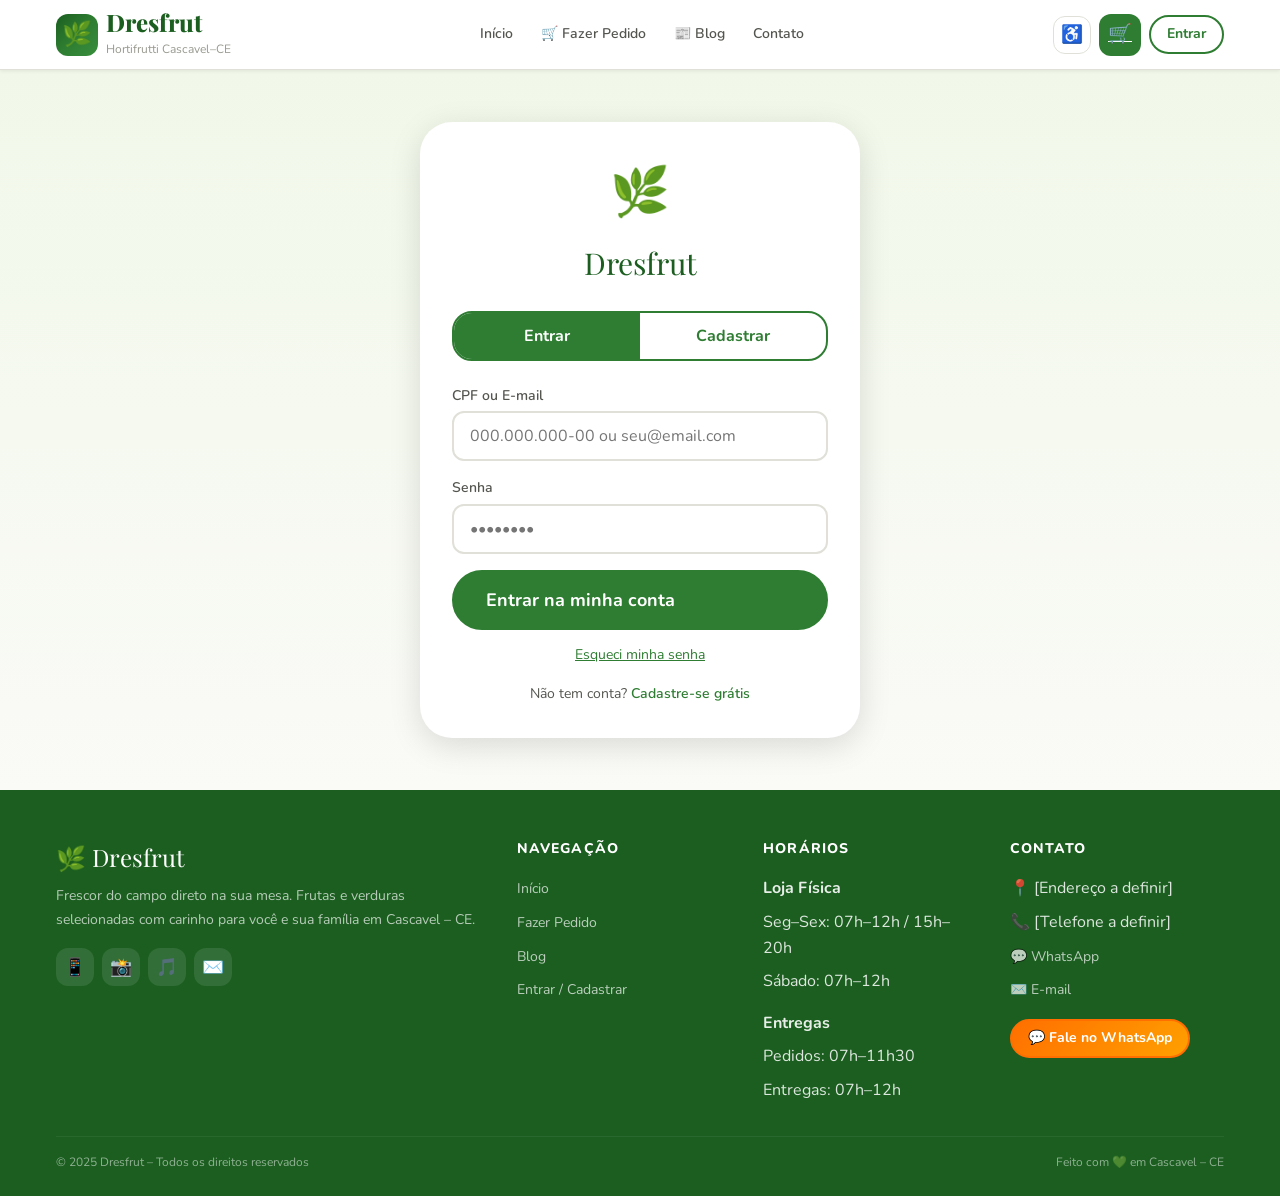
<file: cliente.html>
<!DOCTYPE html>
<html lang="pt-BR">
<head>
  <meta charset="UTF-8" />
  <meta name="viewport" content="width=device-width, initial-scale=1.0" />
  <title>Minha Conta – Dresfrut</title>
  <link rel="preconnect" href="https://fonts.googleapis.com" />
  <link rel="stylesheet" href="css/config.css" />
  <link rel="stylesheet" href="css/global.css" />
  <style>
    .cliente-page { padding: var(--space-8) 0; background: var(--gradient-fresh); min-height: 80vh; }
    .cliente-header {
      background: var(--gradient-hero);
      color: white;
      padding: var(--space-8) 0;
      margin-bottom: var(--space-6);
    }
    .cliente-header-inner { display: flex; align-items: center; gap: var(--space-6); flex-wrap: wrap; }
    .cliente-avatar {
      width: 90px; height: 90px;
      border-radius: 50%;
      object-fit: cover;
      border: 4px solid white;
      box-shadow: var(--shadow-lg);
      background: var(--color-primary-light);
      display: flex; align-items: center; justify-content: center;
      font-size: 2.5rem;
      cursor: pointer;
      overflow: hidden;
      flex-shrink: 0;
    }
    .cliente-avatar img { width: 100%; height: 100%; object-fit: cover; }
    .cliente-nome { font-family: var(--font-display); font-size: var(--text-3xl); }
    .cliente-meta { opacity: 0.8; font-size: var(--text-sm); }

    .pontos-card {
      background: var(--gradient-accent);
      border-radius: var(--radius-xl);
      padding: var(--space-5) var(--space-6);
      color: white;
      display: flex;
      align-items: center;
      gap: var(--space-4);
      margin-bottom: var(--space-6);
      box-shadow: var(--shadow-lg);
    }
    .pontos-card-num { font-family: var(--font-display); font-size: var(--text-5xl); font-weight: 800; line-height: 1; }

    .cliente-grid { display: grid; grid-template-columns: 1fr 1fr; gap: var(--space-4); }
    .cliente-card { background: var(--color-surface); border-radius: var(--radius-lg); padding: var(--space-5); box-shadow: var(--shadow-sm); }
    .cliente-card-title { font-weight: 800; font-size: var(--text-lg); margin-bottom: var(--space-4); display: flex; align-items: center; gap: var(--space-2); }

    .historico-item {
      border: 1.5px solid var(--color-border);
      border-radius: var(--radius-md);
      padding: var(--space-3);
      margin-bottom: var(--space-3);
    }
    .historico-item-header { display: flex; justify-content: space-between; margin-bottom: var(--space-1); }
    .historico-item-num { font-weight: 700; font-size: var(--text-sm); }
    .historico-item-data { font-size: var(--text-xs); color: var(--color-text-muted); }
    .historico-item-total { color: var(--color-primary-dark); font-weight: 800; }

    .dados-grid { display: grid; grid-template-columns: 1fr 1fr; gap: var(--space-3); }
    .dado-item strong { display: block; font-size: var(--text-xs); color: var(--color-text-muted); text-transform: uppercase; letter-spacing: .04em; }
    .dado-item span { font-size: var(--text-base); font-weight: 600; }

    .cupom-card {
      background: repeating-linear-gradient(45deg, var(--color-surface-alt), var(--color-surface-alt) 5px, white 5px, white 10px);
      border: 2px dashed var(--color-primary-light);
      border-radius: var(--radius-lg);
      padding: var(--space-4);
      text-align: center;
      margin-bottom: var(--space-3);
    }
    .cupom-codigo { font-size: var(--text-2xl); font-weight: 800; color: var(--color-primary-dark); letter-spacing: .1em; }

    @media (max-width: 700px) {
      .cliente-grid { grid-template-columns: 1fr; }
      .dados-grid { grid-template-columns: 1fr; }
      .pontos-card { flex-direction: column; text-align: center; }
    }
  </style>
</head>
<body data-base-path="../">
  <div id="navbar-slot"></div>

  <main id="main-content">
    <!-- Header do cliente -->
    <div class="cliente-header">
      <div class="container cliente-header-inner">
        <div class="cliente-avatar" id="avatar-wrap" title="Clique para trocar a foto" onclick="trocarFoto()">
          <span id="avatar-inicial">👤</span>
        </div>
        <div>
          <p class="cliente-nome" id="cliente-nome">Carregando...</p>
          <p class="cliente-meta">Cliente desde <span id="cliente-desde">—</span> · <span id="cliente-idade"></span></p>
          <p class="cliente-meta" id="cliente-id"></p>
        </div>
        <div style="margin-left:auto">
          <button class="btn btn-outline" style="border-color:rgba(255,255,255,.5);color:white" onclick="Auth.logout()">
            Sair da conta
          </button>
        </div>
      </div>
    </div>

    <div class="container">
      <!-- Dres-moedas -->
      <div class="pontos-card">
        <div>
          <p style="font-size:var(--text-sm);opacity:.8;margin-bottom:var(--space-1)">🍋 Suas Dres-moedas</p>
          <div class="pontos-card-num" id="pontos-total">0</div>
        </div>
        <div style="flex:1">
          <p style="opacity:.9;margin-bottom:var(--space-2)">A cada R$ 1,00 em compras, você ganha 1 Dres-moeda!</p>
          <p style="font-size:var(--text-sm);opacity:.75">Em breve: troque por descontos e produtos 🎁</p>
        </div>
      </div>

      <div class="cliente-grid">

        <!-- Histórico de pedidos -->
        <div class="cliente-card">
          <div class="cliente-card-title">📦 Histórico de Pedidos</div>
          <div id="historico-lista">
            <div style="text-align:center;color:var(--color-text-muted);padding:var(--space-6)">
              <p style="font-size:2rem">📦</p>
              <p>Nenhum pedido ainda</p>
              <a href="pedidos.html" class="btn btn-primary btn-sm" style="margin-top:var(--space-3)">Fazer meu primeiro pedido</a>
            </div>
          </div>
        </div>

        <!-- Cupons e dados -->
        <div>
          <!-- Cupons -->
          <div class="cliente-card" style="margin-bottom:var(--space-4)">
            <div class="cliente-card-title">🎟️ Meus Cupons</div>
            <div id="cupons-lista">
              <div class="cupom-card">
                <p style="font-size:var(--text-xs);margin-bottom:var(--space-1);color:var(--color-text-muted)">BEM-VINDO!</p>
                <div class="cupom-codigo">DRES10</div>
                <p style="font-size:var(--text-sm);color:var(--color-text-soft);margin-top:var(--space-1)">10% de desconto na 1ª compra</p>
                <span class="badge badge-green" style="margin-top:var(--space-2)">Disponível</span>
              </div>
            </div>
          </div>

          <!-- Dados pessoais -->
          <div class="cliente-card">
            <div class="cliente-card-title">👤 Meus Dados</div>
            <div class="dados-grid" id="dados-pessoais">
              <!-- Preenchido via JS -->
            </div>
            <div style="margin-top:var(--space-4)">
              <button class="btn btn-outline btn-sm" onclick="editarDados()">✏️ Editar dados</button>
            </div>
          </div>
        </div>

      </div>

      <!-- Mapa / Endereço de entrega -->
      <div class="cliente-card" style="margin-top:var(--space-4)">
        <div class="cliente-card-title">📍 Meu Endereço de Entrega</div>
        <p id="endereco-exibido" style="margin-bottom:var(--space-3);color:var(--color-text-soft)"></p>
        <div id="mapa-wrapper">
          <!-- O iframe será gerado via JS com o endereço do usuário -->
          <iframe
            id="mapa-frame"
            title="Mapa do endereço de entrega"
            width="100%"
            height="280"
            style="border:0;border-radius:var(--radius-lg)"
            allowfullscreen=""
            loading="lazy"
            referrerpolicy="no-referrer-when-downgrade"
          ></iframe>
        </div>
      </div>
    </div>

    <!-- Input foto escondido -->
    <input type="file" id="foto-input" accept="image/*" style="display:none" onchange="processarFoto(event)" />
  </main>

  <div id="footer-slot"></div>

  <script src="../js/links.js"></script>
  <script src="../data/produtos.js"></script>
  <script src="../js/global.js"></script>
  <script src="../js/components.js"></script>
  <script>
    /* Garante que só acessa logado */
    document.addEventListener("DOMContentLoaded", () => {
      if (!Auth.isLoggedIn()) {
        window.location.href = "login.html"; return;
      }
      carregarPerfil();
    });

    function calcularIdade(nasc) {
      const hoje = new Date();
      const nascDate = new Date(nasc);
      let idade = hoje.getFullYear() - nascDate.getFullYear();
      const m = hoje.getMonth() - nascDate.getMonth();
      if (m < 0 || (m === 0 && hoje.getDate() < nascDate.getDate())) idade--;
      return idade;
    }

    function formatarData(iso) {
      return new Date(iso).toLocaleDateString("pt-BR");
    }

    function carregarPerfil() {
      const user = Auth.getUser();
      if (!user) return;

      /* Header */
      document.getElementById("cliente-nome").textContent = user.nome;
      document.getElementById("cliente-desde").textContent = formatarData(user.dataCadastro);
      document.getElementById("cliente-id").textContent = "ID: " + user.cpf;

      if (user.nasc) {
        const idade = calcularIdade(user.nasc);
        document.getElementById("cliente-idade").textContent = idade + " anos";
      }

      /* Pontos */
      document.getElementById("pontos-total").textContent = user.pontos || 0;

      /* Avatar */
      const avatarWrap = document.getElementById("avatar-wrap");
      if (user.foto) {
        avatarWrap.innerHTML = `<img src="${user.foto}" alt="Foto de perfil de ${user.nome}" />`;
      } else {
        document.getElementById("avatar-inicial").textContent = user.nome.charAt(0).toUpperCase();
      }

      /* Dados pessoais */
      const sexoMap = { M: "Masculino", F: "Feminino", O: "Outro", "": "Não informado" };
      const pagForm = { pix: "PIX", dinheiro: "Dinheiro", cartao: "Cartão", outros: "Outros" };
      const dados = [
        { label: "Nome", valor: user.nome },
        { label: "CPF", valor: user.cpf },
        { label: "E-mail", valor: user.email },
        { label: "WhatsApp", valor: user.fone },
        { label: "Data de Nascimento", valor: user.nasc ? new Date(user.nasc + "T00:00:00").toLocaleDateString("pt-BR") : "—" },
        { label: "Sexo", valor: sexoMap[user.sexo] || "—" },
      ];
      document.getElementById("dados-pessoais").innerHTML = dados.map(d => `
        <div class="dado-item">
          <strong>${d.label}</strong>
          <span>${d.valor || "—"}</span>
        </div>
      `).join("");

      /* Endereço e mapa */
      document.getElementById("endereco-exibido").textContent = user.endereco || "—";
      if (user.endereco) {
        const q = encodeURIComponent(user.endereco + ", Cascavel, CE, Brasil");
        document.getElementById("mapa-frame").src =
          `https://www.google.com/maps?q=${q}&output=embed`;
      }

      /* Histórico (simulado) */
      if (user.historico && user.historico.length > 0) {
        document.getElementById("historico-lista").innerHTML = user.historico.map(p => `
          <div class="historico-item">
            <div class="historico-item-header">
              <span class="historico-item-num">#${p.id}</span>
              <span class="historico-item-data">${formatarData(p.data)}</span>
            </div>
            <p style="font-size:var(--text-sm);color:var(--color-text-soft);margin-bottom:var(--space-1)">${p.itens.map(i => i.nome).join(", ")}</p>
            <span class="historico-item-total">${(p.total || 0).toLocaleString("pt-BR",{style:"currency",currency:"BRL"})}</span>
          </div>
        `).join("");
      }
    }

    function trocarFoto() {
      document.getElementById("foto-input").click();
    }

    function processarFoto(event) {
      const file = event.target.files[0];
      if (!file) return;
      const reader = new FileReader();
      reader.onload = (e) => {
        const user = Auth.getUser();
        user.foto = e.target.result;
        /* Atualiza no "banco" */
        const chave = "dresfrut_users";
        const users = JSON.parse(localStorage.getItem(chave) || "[]");
        const idx = users.findIndex(u => u.id === user.id);
        if (idx > -1) users[idx].foto = user.foto;
        localStorage.setItem(chave, JSON.stringify(users));
        Auth.login(user);
        document.getElementById("avatar-wrap").innerHTML = `<img src="${user.foto}" alt="Foto de perfil" />`;
        showToast("✅ Foto atualizada!");
      };
      reader.readAsDataURL(file);
    }

    function editarDados() {
      showToast("✏️ Em breve: edição de dados por aqui!");
    }
  </script>
</body>
</html>
</file>
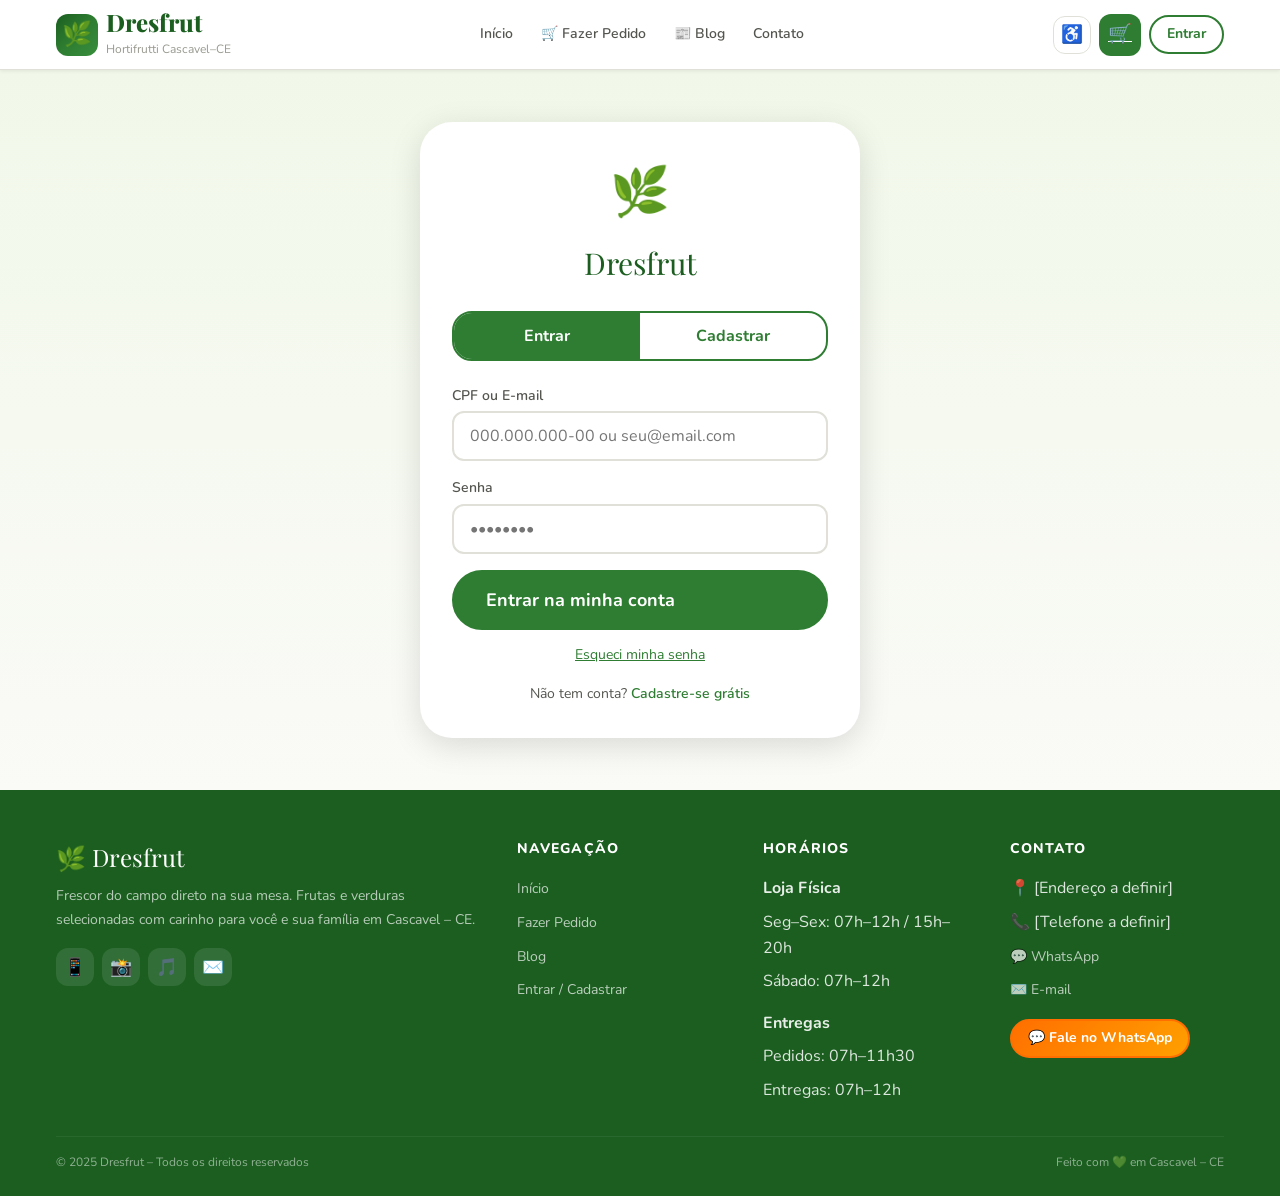
<file: login.html>
<!DOCTYPE html>
<html lang="pt-BR">
<head>
  <meta charset="UTF-8" />
  <meta name="viewport" content="width=device-width, initial-scale=1.0" />
  <title>Entrar / Cadastrar – Dresfrut</title>
  <link rel="preconnect" href="https://fonts.googleapis.com" />
  <link rel="stylesheet" href="css/config.css" />
  <link rel="stylesheet" href="css/global.css" />
  <style>
    .auth-page {
      min-height: 80vh;
      display: flex;
      align-items: center;
      justify-content: center;
      padding: var(--space-8) var(--space-4);
      background: var(--gradient-fresh);
    }
    .auth-box {
      background: var(--color-surface);
      border-radius: var(--radius-xl);
      box-shadow: var(--shadow-lg);
      padding: var(--space-8);
      width: 100%;
      max-width: 440px;
    }
    .auth-logo {
      text-align: center;
      margin-bottom: var(--space-6);
    }
    .auth-logo-icon { font-size: 3rem; display: block; margin-bottom: var(--space-2); }
    .auth-logo-name { font-family: var(--font-display); font-size: var(--text-3xl); color: var(--color-primary-dark); }
    .auth-tabs {
      display: flex;
      border-radius: var(--radius-lg);
      overflow: hidden;
      border: 2px solid var(--color-primary);
      margin-bottom: var(--space-6);
    }
    .auth-tab {
      flex: 1;
      padding: var(--space-3);
      text-align: center;
      font-weight: 700;
      cursor: pointer;
      border: none;
      font-family: var(--font-body);
      font-size: var(--text-base);
      transition: all var(--transition-fast);
      background: transparent;
      color: var(--color-primary);
    }
    .auth-tab.active { background: var(--color-primary); color: white; }
    .auth-form { display: none; }
    .auth-form.active { display: block; }
    .auth-footer {
      text-align: center;
      margin-top: var(--space-4);
      font-size: var(--text-sm);
      color: var(--color-text-soft);
    }
    .auth-footer a { color: var(--color-primary); font-weight: 600; text-decoration: none; }
    .pontos-badge {
      background: var(--color-accent-soft);
      border-radius: var(--radius-md);
      padding: var(--space-3);
      display: flex;
      align-items: center;
      gap: var(--space-2);
      margin-bottom: var(--space-5);
      font-size: var(--text-sm);
    }
  </style>
</head>
<body data-base-path="../">
  <div id="navbar-slot"></div>

  <main id="main-content">
    <div class="auth-page">
      <div class="auth-box">
        <div class="auth-logo">
          <span class="auth-logo-icon">🌿</span>
          <div class="auth-logo-name">Dresfrut</div>
        </div>

        <div class="auth-tabs" role="tablist">
          <button class="auth-tab active" role="tab" aria-selected="true" id="tab-login" onclick="switchTab('login')">Entrar</button>
          <button class="auth-tab" role="tab" aria-selected="false" id="tab-cadastro" onclick="switchTab('cadastro')">Cadastrar</button>
        </div>

        <!-- LOGIN -->
        <div class="auth-form active" id="form-login" role="tabpanel" aria-labelledby="tab-login">
          <div class="form-group">
            <label class="form-label" for="login-cpf">CPF ou E-mail</label>
            <input class="form-input" type="text" id="login-cpf" placeholder="000.000.000-00 ou seu@email.com" autocomplete="username" />
          </div>
          <div class="form-group">
            <label class="form-label" for="login-senha">Senha</label>
            <input class="form-input" type="password" id="login-senha" placeholder="••••••••" autocomplete="current-password" />
          </div>
          <button class="btn btn-primary btn-lg" style="width:100%;margin-bottom:var(--space-3)" onclick="fazerLogin()">
            Entrar na minha conta
          </button>
          <div style="text-align:center">
            <a href="#" style="font-size:var(--text-sm);color:var(--color-primary)">Esqueci minha senha</a>
          </div>
          <div class="auth-footer">
            Não tem conta? <a href="#" onclick="switchTab('cadastro')">Cadastre-se grátis</a>
          </div>
        </div>

        <!-- CADASTRO -->
        <div class="auth-form" id="form-cadastro" role="tabpanel" aria-labelledby="tab-cadastro">
          <div class="pontos-badge">
            <span style="font-size:1.5rem">🍋</span>
            <span>Cadastre-se e comece a ganhar <strong>Dres-moedas</strong> nas suas compras!</span>
          </div>

          <div class="form-group">
            <label class="form-label" for="cad-nome">Nome completo *</label>
            <input class="form-input" type="text" id="cad-nome" placeholder="Seu nome completo" autocomplete="name" required />
          </div>
          <div class="form-group">
            <label class="form-label" for="cad-cpf">CPF *</label>
            <input class="form-input" type="text" id="cad-cpf" placeholder="000.000.000-00" autocomplete="off" required maxlength="14" />
          </div>
          <div class="form-group">
            <label class="form-label" for="cad-nasc">Data de nascimento *</label>
            <input class="form-input" type="date" id="cad-nasc" required />
          </div>
          <div class="form-group">
            <label class="form-label" for="cad-sexo">Sexo</label>
            <select class="form-select" id="cad-sexo">
              <option value="">Prefiro não informar</option>
              <option value="M">Masculino</option>
              <option value="F">Feminino</option>
              <option value="O">Outro</option>
            </select>
          </div>
          <div class="form-group">
            <label class="form-label" for="cad-email">E-mail *</label>
            <input class="form-input" type="email" id="cad-email" placeholder="seu@email.com" autocomplete="email" required />
          </div>
          <div class="form-group">
            <label class="form-label" for="cad-fone">WhatsApp *</label>
            <input class="form-input" type="tel" id="cad-fone" placeholder="(88) 9XXXX-XXXX" autocomplete="tel" required />
          </div>
          <div class="form-group">
            <label class="form-label" for="cad-end">Endereço de entrega *</label>
            <input class="form-input" type="text" id="cad-end" placeholder="Rua, número, bairro, Cascavel–CE" required />
          </div>
          <div class="form-group">
            <label class="form-label" for="cad-senha">Senha *</label>
            <input class="form-input" type="password" id="cad-senha" placeholder="Mínimo 6 caracteres" autocomplete="new-password" required minlength="6" />
          </div>
          <button class="btn btn-primary btn-lg" style="width:100%;" onclick="fazerCadastro()">
            🌿 Criar minha conta grátis
          </button>
          <div class="auth-footer">
            Já tem conta? <a href="#" onclick="switchTab('login')">Entre aqui</a>
          </div>
        </div>
      </div>
    </div>
  </main>

  <div id="footer-slot"></div>

  <script src="../js/links.js"></script>
  <script src="../data/produtos.js"></script>
  <script src="../js/global.js"></script>
  <script src="../js/components.js"></script>
  <script>
    function switchTab(tab) {
      document.querySelectorAll(".auth-tab").forEach(t => {
        t.classList.remove("active");
        t.setAttribute("aria-selected","false");
      });
      document.querySelectorAll(".auth-form").forEach(f => f.classList.remove("active"));
      document.getElementById("tab-" + tab).classList.add("active");
      document.getElementById("tab-" + tab).setAttribute("aria-selected","true");
      document.getElementById("form-" + tab).classList.add("active");
    }

    function fazerLogin() {
      const cpf   = document.getElementById("login-cpf").value.trim();
      const senha = document.getElementById("login-senha").value;
      if (!cpf || !senha) { showToast("⚠️ Preencha todos os campos!"); return; }

      /* Simulação: verifica localStorage */
      const chave = "dresfrut_users";
      const users = JSON.parse(localStorage.getItem(chave) || "[]");
      const user  = users.find(u => (u.cpf === cpf || u.email === cpf) && u.senha === senha);
      if (!user) { showToast("❌ CPF/email ou senha incorretos!"); return; }

      Auth.login(user);
      showToast("✅ Bem-vindo, " + user.nome.split(" ")[0] + "!");
      setTimeout(() => window.location.href = "cliente.html", 1000);
    }

    function fazerCadastro() {
      const nome  = document.getElementById("cad-nome").value.trim();
      const cpf   = document.getElementById("cad-cpf").value.trim();
      const nasc  = document.getElementById("cad-nasc").value;
      const sexo  = document.getElementById("cad-sexo").value;
      const email = document.getElementById("cad-email").value.trim();
      const fone  = document.getElementById("cad-fone").value.trim();
      const end   = document.getElementById("cad-end").value.trim();
      const senha = document.getElementById("cad-senha").value;

      if (!nome || !cpf || !nasc || !email || !fone || !end || !senha) {
        showToast("⚠️ Preencha todos os campos obrigatórios!"); return;
      }
      if (senha.length < 6) { showToast("⚠️ A senha deve ter pelo menos 6 caracteres!"); return; }

      const chave = "dresfrut_users";
      const users = JSON.parse(localStorage.getItem(chave) || "[]");
      if (users.find(u => u.cpf === cpf || u.email === email)) {
        showToast("⚠️ CPF ou e-mail já cadastrado!"); return;
      }

      const novoUser = {
        id: Date.now().toString(),
        nome, cpf, nasc, sexo, email, fone, endereco: end, senha,
        dataCadastro: new Date().toISOString(),
        pontos: 0,
        historico: [],
        foto: null,
      };
      users.push(novoUser);
      localStorage.setItem(chave, JSON.stringify(users));
      Auth.login(novoUser);
      showToast("✅ Cadastro realizado! Bem-vindo, " + nome.split(" ")[0] + "! 🌿");
      setTimeout(() => window.location.href = "cliente.html", 1200);
    }

    /* Se já logado, redireciona */
    if (Auth.isLoggedIn()) window.location.href = "cliente.html";
  </script>
</body>
</html>
</file>
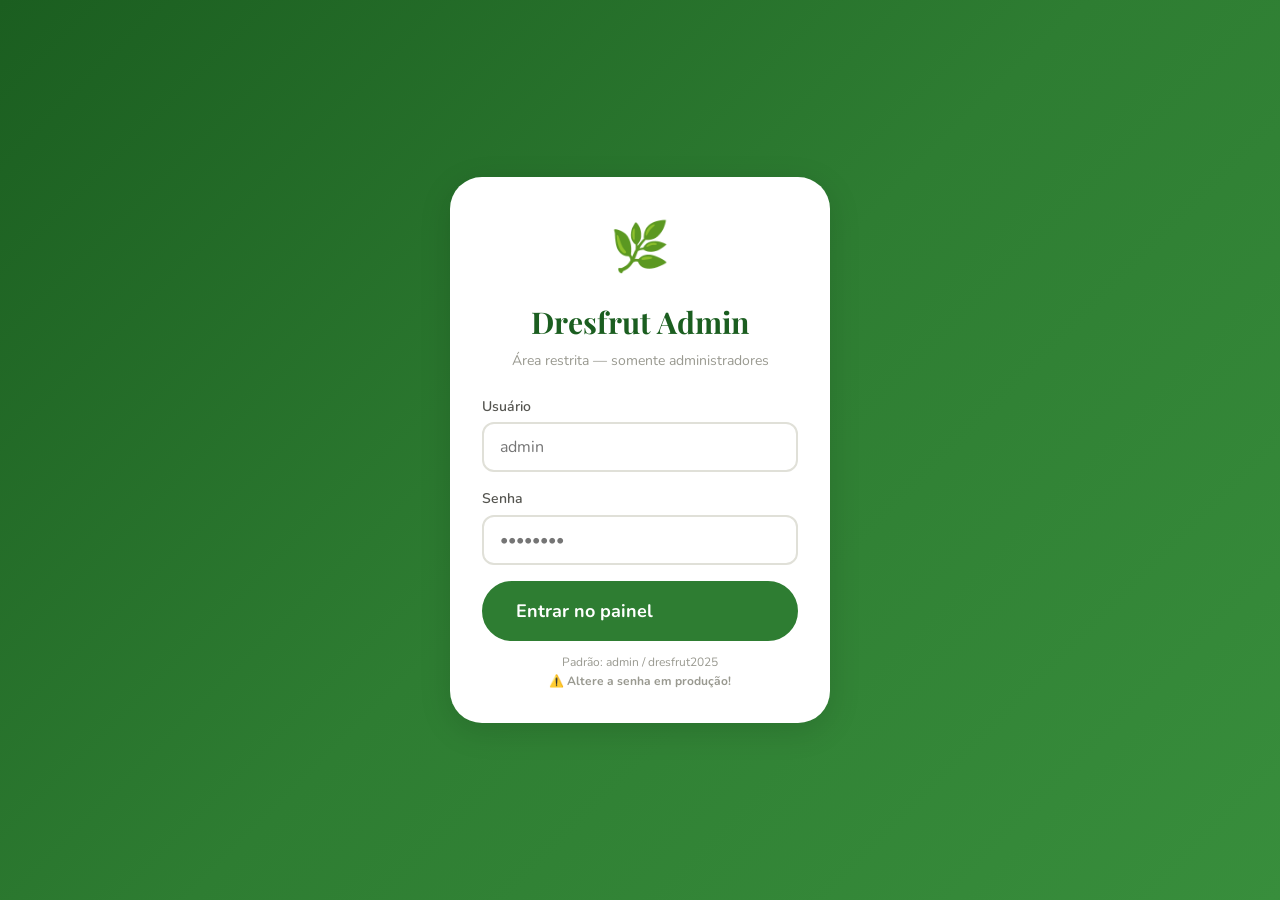
<file: pages/admin.html>
<!DOCTYPE html>
<html lang="pt-BR">
<head>
  <meta charset="UTF-8" />
  <meta name="viewport" content="width=device-width, initial-scale=1.0" />
  <title>Painel Administrativo – Dresfrut</title>
  <link rel="preconnect" href="https://fonts.googleapis.com" />
  <link rel="stylesheet" href="../css/config.css" />
  <link rel="stylesheet" href="../css/global.css" />
  <style>
    body { background: #F0F4F0; }

    .admin-layout {
      display: grid;
      grid-template-columns: 240px 1fr;
      min-height: 100vh;
    }

    /* Sidebar admin */
    .admin-sidebar {
      background: var(--color-primary-dark);
      color: white;
      padding: var(--space-6) 0;
      position: sticky;
      top: 0;
      height: 100vh;
      overflow-y: auto;
    }
    .admin-sidebar-logo {
      padding: 0 var(--space-5) var(--space-6);
      border-bottom: 1px solid rgba(255,255,255,.1);
      margin-bottom: var(--space-4);
    }
    .admin-sidebar-logo-name {
      font-family: var(--font-display);
      font-size: var(--text-2xl);
      color: white;
    }
    .admin-sidebar-logo-sub {
      font-size: var(--text-xs);
      opacity: .6;
      display: block;
    }
    .admin-nav { list-style: none; padding: 0 var(--space-3); }
    .admin-nav li a {
      display: flex;
      align-items: center;
      gap: var(--space-3);
      padding: var(--space-3) var(--space-3);
      border-radius: var(--radius-md);
      color: rgba(255,255,255,.75);
      text-decoration: none;
      font-size: var(--text-sm);
      font-weight: 600;
      transition: all var(--transition-fast);
      margin-bottom: var(--space-1);
    }
    .admin-nav li a:hover, .admin-nav li a.active {
      background: rgba(255,255,255,.15);
      color: white;
    }
    .admin-nav-icon { font-size: 1.1rem; width: 22px; text-align: center; }
    .admin-nav-sep {
      font-size: var(--text-xs);
      text-transform: uppercase;
      letter-spacing: .1em;
      opacity: .4;
      padding: var(--space-4) var(--space-4) var(--space-2);
      font-weight: 700;
    }

    /* Main content */
    .admin-main { padding: var(--space-6); overflow-x: hidden; }

    .admin-topbar {
      display: flex;
      align-items: center;
      justify-content: space-between;
      margin-bottom: var(--space-6);
      flex-wrap: wrap;
      gap: var(--space-3);
    }
    .admin-topbar h1 {
      font-family: var(--font-display);
      font-size: var(--text-3xl);
      color: var(--color-primary-dark);
    }

    /* KPI Cards */
    .kpi-grid {
      display: grid;
      grid-template-columns: repeat(4, 1fr);
      gap: var(--space-4);
      margin-bottom: var(--space-6);
    }
    .kpi-card {
      background: white;
      border-radius: var(--radius-xl);
      padding: var(--space-5);
      box-shadow: var(--shadow-sm);
      border: 1.5px solid var(--color-border);
      position: relative;
      overflow: hidden;
    }
    .kpi-card::before {
      content: "";
      position: absolute;
      top: 0; left: 0; right: 0;
      height: 4px;
      background: var(--kpi-color, var(--color-primary));
    }
    .kpi-icon {
      font-size: 2rem;
      margin-bottom: var(--space-2);
    }
    .kpi-value {
      font-family: var(--font-display);
      font-size: var(--text-3xl);
      font-weight: 800;
      color: var(--color-text);
      line-height: 1;
      margin-bottom: var(--space-1);
    }
    .kpi-label { font-size: var(--text-sm); color: var(--color-text-muted); }
    .kpi-delta {
      font-size: var(--text-xs);
      font-weight: 700;
      display: inline-block;
      margin-top: var(--space-2);
      padding: 2px 8px;
      border-radius: var(--radius-full);
    }
    .kpi-delta.up   { background: #E8F5E9; color: var(--color-success); }
    .kpi-delta.down { background: #FFEBEE; color: var(--color-error); }

    /* Seção de tabs */
    .admin-tabs {
      display: flex;
      gap: var(--space-2);
      border-bottom: 2px solid var(--color-border);
      margin-bottom: var(--space-5);
    }
    .admin-tab {
      padding: var(--space-2) var(--space-4);
      border: none;
      background: none;
      font-family: var(--font-body);
      font-size: var(--text-sm);
      font-weight: 700;
      color: var(--color-text-muted);
      cursor: pointer;
      border-bottom: 3px solid transparent;
      margin-bottom: -2px;
      transition: all var(--transition-fast);
    }
    .admin-tab.active {
      color: var(--color-primary);
      border-bottom-color: var(--color-primary);
    }
    .admin-panel { display: none; }
    .admin-panel.active { display: block; }

    /* Tabelas */
    .admin-table-wrap {
      background: white;
      border-radius: var(--radius-xl);
      box-shadow: var(--shadow-sm);
      border: 1.5px solid var(--color-border);
      overflow: hidden;
    }
    .admin-table-header {
      padding: var(--space-4) var(--space-5);
      border-bottom: 1px solid var(--color-border);
      display: flex;
      align-items: center;
      justify-content: space-between;
      background: var(--color-surface-alt);
    }
    .admin-table-header h3 { font-weight: 800; }

    table { width: 100%; border-collapse: collapse; font-size: var(--text-sm); }
    thead th {
      padding: var(--space-3) var(--space-4);
      text-align: left;
      font-size: var(--text-xs);
      font-weight: 700;
      text-transform: uppercase;
      letter-spacing: .05em;
      color: var(--color-text-muted);
      background: var(--color-surface-alt);
      border-bottom: 1px solid var(--color-border);
    }
    tbody tr { border-bottom: 1px solid var(--color-border); transition: background var(--transition-fast); }
    tbody tr:last-child { border-bottom: none; }
    tbody tr:hover { background: var(--color-surface-alt); }
    tbody td { padding: var(--space-3) var(--space-4); }

    .rank-badge {
      width: 28px; height: 28px;
      border-radius: 50%;
      display: inline-flex;
      align-items: center;
      justify-content: center;
      font-weight: 800;
      font-size: var(--text-sm);
    }

    /* Preços inline */
    .price-input {
      width: 90px;
      padding: var(--space-1) var(--space-2);
      border: 1.5px solid var(--color-border);
      border-radius: var(--radius-sm);
      font-family: var(--font-body);
      font-size: var(--text-sm);
      font-weight: 700;
      color: var(--color-primary-dark);
      text-align: right;
    }
    .price-input:focus {
      outline: none;
      border-color: var(--color-primary);
    }

    .disponivel-toggle {
      display: flex;
      align-items: center;
      gap: var(--space-2);
    }
    .toggle-switch {
      width: 40px; height: 22px;
      background: var(--color-border);
      border-radius: var(--radius-full);
      cursor: pointer;
      position: relative;
      transition: background var(--transition-fast);
      border: none;
    }
    .toggle-switch.on { background: var(--color-primary); }
    .toggle-switch::after {
      content: "";
      position: absolute;
      top: 2px; left: 2px;
      width: 18px; height: 18px;
      background: white;
      border-radius: 50%;
      transition: left var(--transition-fast);
      box-shadow: 0 1px 4px rgba(0,0,0,.2);
    }
    .toggle-switch.on::after { left: 20px; }

    /* Caixa */
    .caixa-grid {
      display: grid;
      grid-template-columns: 1fr 1fr;
      gap: var(--space-4);
      margin-bottom: var(--space-5);
    }
    .caixa-card {
      background: white;
      border-radius: var(--radius-xl);
      padding: var(--space-5);
      box-shadow: var(--shadow-sm);
      border: 1.5px solid var(--color-border);
    }
    .caixa-card-title { font-size: var(--text-sm); color: var(--color-text-muted); margin-bottom: var(--space-1); font-weight: 600; }
    .caixa-card-value { font-family: var(--font-display); font-size: var(--text-4xl); font-weight: 800; }

    /* Login admin */
    .admin-login-screen {
      min-height: 100vh;
      display: flex;
      align-items: center;
      justify-content: center;
      background: var(--gradient-hero);
      padding: var(--space-4);
    }
    .admin-login-box {
      background: white;
      border-radius: var(--radius-xl);
      padding: var(--space-8);
      width: 100%;
      max-width: 380px;
      box-shadow: var(--shadow-lg);
      text-align: center;
    }

    @media (max-width: 900px) {
      .admin-layout { grid-template-columns: 1fr; }
      .admin-sidebar { display: none; }
      .kpi-grid { grid-template-columns: 1fr 1fr; }
      .caixa-grid { grid-template-columns: 1fr; }
    }
    @media (max-width: 480px) {
      .kpi-grid { grid-template-columns: 1fr; }
    }
  </style>
</head>
<body>

  <!-- TELA DE LOGIN ADMIN -->
  <div id="admin-login-screen" class="admin-login-screen">
    <div class="admin-login-box">
      <div style="font-size:3rem;margin-bottom:var(--space-3)">🌿</div>
      <h1 style="font-family:var(--font-display);font-size:var(--text-3xl);color:var(--color-primary-dark);margin-bottom:var(--space-1)">
        Dresfrut Admin
      </h1>
      <p style="color:var(--color-text-muted);font-size:var(--text-sm);margin-bottom:var(--space-6)">
        Área restrita — somente administradores
      </p>
      <div class="form-group" style="text-align:left">
        <label class="form-label" for="admin-user">Usuário</label>
        <input class="form-input" type="text" id="admin-user" placeholder="admin" autocomplete="username" />
      </div>
      <div class="form-group" style="text-align:left">
        <label class="form-label" for="admin-pass">Senha</label>
        <input class="form-input" type="password" id="admin-pass" placeholder="••••••••" autocomplete="current-password" />
      </div>
      <button class="btn btn-primary btn-lg" style="width:100%" onclick="loginAdmin()">
        Entrar no painel
      </button>
      <p style="font-size:var(--text-xs);color:var(--color-text-muted);margin-top:var(--space-3)">
        Padrão: admin / dresfrut2025<br>
        <strong>⚠️ Altere a senha em produção!</strong>
      </p>
    </div>
  </div>

  <!-- PAINEL ADMIN (oculto até login) -->
  <div id="admin-painel" style="display:none">
    <div class="admin-layout">

      <!-- Sidebar -->
      <aside class="admin-sidebar">
        <div class="admin-sidebar-logo">
          <div style="font-size:1.8rem;margin-bottom:var(--space-1)">🌿</div>
          <div class="admin-sidebar-logo-name">Dresfrut</div>
          <span class="admin-sidebar-logo-sub">Painel Administrativo</span>
        </div>
        <ul class="admin-nav">
          <li class="admin-nav-sep">Principal</li>
          <li><a href="#" class="active" onclick="switchPanel('dashboard',this)"><span class="admin-nav-icon">📊</span> Dashboard</a></li>
          <li><a href="#" onclick="switchPanel('caixa',this)"><span class="admin-nav-icon">💰</span> Caixa</a></li>
          <li><a href="#" onclick="switchPanel('pedidos',this)"><span class="admin-nav-icon">📦</span> Pedidos</a></li>
          <li class="admin-nav-sep">Gestão</li>
          <li><a href="#" onclick="switchPanel('precos',this)"><span class="admin-nav-icon">🏷️</span> Preços</a></li>
          <li><a href="#" onclick="switchPanel('clientes',this)"><span class="admin-nav-icon">👥</span> Clientes</a></li>
          <li><a href="#" onclick="switchPanel('ranking',this)"><span class="admin-nav-icon">🏆</span> Ranking</a></li>
          <li class="admin-nav-sep">Site</li>
          <li><a href="../index.html" target="_blank"><span class="admin-nav-icon">🌐</span> Ver Site</a></li>
          <li><a href="#" onclick="logoutAdmin()"><span class="admin-nav-icon">🚪</span> Sair</a></li>
        </ul>
      </aside>

      <!-- Conteúdo principal -->
      <main class="admin-main">
        <div class="admin-topbar">
          <h1 id="admin-page-title">📊 Dashboard</h1>
          <div style="display:flex;gap:var(--space-2);align-items:center">
            <span style="font-size:var(--text-sm);color:var(--color-text-muted)" id="admin-date"></span>
            <span class="badge badge-green">● Online</span>
          </div>
        </div>

        <!-- DASHBOARD -->
        <div id="panel-dashboard" class="admin-panel active">
          <div class="kpi-grid">
            <div class="kpi-card" style="--kpi-color:var(--color-primary)">
              <div class="kpi-icon">💰</div>
              <div class="kpi-value" id="kpi-faturamento">R$ 0</div>
              <div class="kpi-label">Faturamento hoje</div>
              <span class="kpi-delta up">↑ editável</span>
            </div>
            <div class="kpi-card" style="--kpi-color:var(--color-accent)">
              <div class="kpi-icon">📦</div>
              <div class="kpi-value" id="kpi-pedidos">0</div>
              <div class="kpi-label">Pedidos hoje</div>
              <span class="kpi-delta up">↑ editável</span>
            </div>
            <div class="kpi-card" style="--kpi-color:#2196F3">
              <div class="kpi-icon">👥</div>
              <div class="kpi-value" id="kpi-clientes">0</div>
              <div class="kpi-label">Clientes cadastrados</div>
              <span class="kpi-delta up">↑ total</span>
            </div>
            <div class="kpi-card" style="--kpi-color:#FF9800">
              <div class="kpi-icon">🍋</div>
              <div class="kpi-value" id="kpi-pontos">0</div>
              <div class="kpi-label">Dres-moedas emitidas</div>
            </div>
          </div>

          <div class="admin-table-wrap">
            <div class="admin-table-header">
              <h3>📦 Últimos pedidos (simulado)</h3>
              <span class="badge badge-green">Hoje</span>
            </div>
            <table>
              <thead>
                <tr>
                  <th>Pedido</th>
                  <th>Cliente</th>
                  <th>Itens</th>
                  <th>Total</th>
                  <th>Pagamento</th>
                  <th>Status</th>
                </tr>
              </thead>
              <tbody id="tabela-pedidos-dash">
                <tr><td colspan="6" style="text-align:center;color:var(--color-text-muted);padding:var(--space-6)">Nenhum pedido registrado ainda</td></tr>
              </tbody>
            </table>
          </div>
        </div>

        <!-- CAIXA -->
        <div id="panel-caixa" class="admin-panel">
          <div class="caixa-grid">
            <div class="caixa-card" style="border-top:4px solid var(--color-primary)">
              <div class="caixa-card-title">💰 Total de entradas hoje</div>
              <div class="caixa-card-value" style="color:var(--color-primary)" id="caixa-entradas">R$ 0,00</div>
            </div>
            <div class="caixa-card" style="border-top:4px solid var(--color-accent)">
              <div class="caixa-card-title">📦 Pedidos entregues hoje</div>
              <div class="caixa-card-value" style="color:var(--color-accent)" id="caixa-pedidos-qtd">0</div>
            </div>
          </div>

          <div class="admin-table-wrap">
            <div class="admin-table-header">
              <h3>📋 Lançamentos do dia</h3>
              <button class="btn btn-primary btn-sm" onclick="novoLancamento()">+ Novo lançamento</button>
            </div>
            <table>
              <thead>
                <tr><th>Hora</th><th>Descrição</th><th>Forma</th><th>Valor</th><th>Ação</th></tr>
              </thead>
              <tbody id="tabela-caixa">
                <tr><td colspan="5" style="text-align:center;color:var(--color-text-muted);padding:var(--space-6)">Nenhum lançamento ainda</td></tr>
              </tbody>
            </table>
          </div>
        </div>

        <!-- PREÇOS -->
        <div id="panel-precos" class="admin-panel">
          <div class="admin-table-wrap">
            <div class="admin-table-header">
              <h3>🏷️ Atualizar Preços</h3>
              <div style="display:flex;gap:var(--space-2)">
                <button class="btn btn-outline btn-sm" onclick="filtrarPrecos('frutas')">🍎 Frutas</button>
                <button class="btn btn-outline btn-sm" onclick="filtrarPrecos('verduras')">🥦 Verduras</button>
                <button class="btn btn-primary btn-sm" onclick="salvarPrecos()">💾 Salvar alterações</button>
              </div>
            </div>
            <table>
              <thead>
                <tr><th>#</th><th>Produto</th><th>Unidade</th><th>Preço (R$)</th><th>Disponível</th></tr>
              </thead>
              <tbody id="tabela-precos"><!-- JS --></tbody>
            </table>
          </div>
        </div>

        <!-- CLIENTES -->
        <div id="panel-clientes" class="admin-panel">
          <div class="admin-table-wrap">
            <div class="admin-table-header">
              <h3>👥 Clientes Cadastrados</h3>
              <span id="total-clientes-label" class="badge badge-green">0 clientes</span>
            </div>
            <table>
              <thead>
                <tr><th>Nome</th><th>CPF</th><th>WhatsApp</th><th>Endereço</th><th>Cadastro</th><th>Pontos</th></tr>
              </thead>
              <tbody id="tabela-clientes">
                <tr><td colspan="6" style="text-align:center;color:var(--color-text-muted);padding:var(--space-6)">Nenhum cliente cadastrado ainda</td></tr>
              </tbody>
            </table>
          </div>
        </div>

        <!-- RANKING -->
        <div id="panel-ranking" class="admin-panel">
          <div class="admin-table-wrap">
            <div class="admin-table-header">
              <h3>🏆 Ranking de Clientes – Dres-moedas</h3>
            </div>
            <table>
              <thead>
                <tr><th>#</th><th>Cliente</th><th>🍋 Dres-moedas</th><th>Total Gasto</th><th>Pedidos</th></tr>
              </thead>
              <tbody id="tabela-ranking">
                <tr><td colspan="5" style="text-align:center;color:var(--color-text-muted);padding:var(--space-6)">Sem dados ainda</td></tr>
              </tbody>
            </table>
          </div>
        </div>

      </main>
    </div>
  </div>

  <script src="../js/links.js"></script>
  <script src="../data/produtos.js"></script>
  <script src="../js/global.js"></script>
  <script>
    /* ---- CREDENCIAIS ADMIN (altere em produção!) ---- */
    const ADMIN_USER = "admin";
    const ADMIN_PASS = "dresfrut2025";

    function loginAdmin() {
      const u = document.getElementById("admin-user").value;
      const p = document.getElementById("admin-pass").value;
      if (u === ADMIN_USER && p === ADMIN_PASS) {
        document.getElementById("admin-login-screen").style.display = "none";
        document.getElementById("admin-painel").style.display = "block";
        sessionStorage.setItem("dresfrut_admin", "1");
        iniciarAdmin();
      } else {
        showToast("❌ Usuário ou senha incorretos!");
      }
    }

    function logoutAdmin() {
      sessionStorage.removeItem("dresfrut_admin");
      document.getElementById("admin-login-screen").style.display = "flex";
      document.getElementById("admin-painel").style.display = "none";
    }

    function switchPanel(nome, el) {
      document.querySelectorAll(".admin-panel").forEach(p => p.classList.remove("active"));
      document.querySelectorAll(".admin-nav a").forEach(a => a.classList.remove("active"));
      document.getElementById("panel-" + nome)?.classList.add("active");
      el?.classList.add("active");
      const titulos = {
        dashboard:"📊 Dashboard", caixa:"💰 Caixa", pedidos:"📦 Pedidos",
        precos:"🏷️ Preços", clientes:"👥 Clientes", ranking:"🏆 Ranking"
      };
      document.getElementById("admin-page-title").textContent = titulos[nome] || nome;
    }

    function getUsers() {
      return JSON.parse(localStorage.getItem("dresfrut_users") || "[]");
    }

    /* Preços customizados (override do arquivo de dados) */
    const PRECOS_KEY = "dresfrut_precos_custom";
    function getPrecos() {
      const saved = JSON.parse(localStorage.getItem(PRECOS_KEY) || "{}");
      return saved;
    }

    function iniciarAdmin() {
      /* Data */
      document.getElementById("admin-date").textContent =
        new Date().toLocaleDateString("pt-BR", { weekday:"long", day:"2-digit", month:"long", year:"numeric" });

      /* KPIs */
      const users = getUsers();
      document.getElementById("kpi-clientes").textContent = users.length;
      const totalPontos = users.reduce((s, u) => s + (u.pontos || 0), 0);
      document.getElementById("kpi-pontos").textContent = totalPontos;

      carregarClientes();
      carregarRanking();
      carregarPrecos("todos");
    }

    function carregarClientes() {
      const users = getUsers();
      const tbody = document.getElementById("tabela-clientes");
      const label = document.getElementById("total-clientes-label");
      if (label) label.textContent = users.length + " cliente" + (users.length !== 1 ? "s" : "");
      if (users.length === 0) {
        tbody.innerHTML = `<tr><td colspan="6" style="text-align:center;color:var(--color-text-muted);padding:var(--space-6)">Nenhum cliente cadastrado ainda</td></tr>`;
        return;
      }
      tbody.innerHTML = users.map(u => `
        <tr>
          <td><strong>${u.nome}</strong></td>
          <td style="color:var(--color-text-muted)">${u.cpf}</td>
          <td><a href="https://wa.me/55${u.fone.replace(/\D/g,'')}" target="_blank" rel="noopener" style="color:var(--color-primary)">${u.fone}</a></td>
          <td style="font-size:var(--text-xs)">${u.endereco || "—"}</td>
          <td style="color:var(--color-text-muted);font-size:var(--text-xs)">${new Date(u.dataCadastro).toLocaleDateString("pt-BR")}</td>
          <td><span class="badge badge-orange">🍋 ${u.pontos || 0}</span></td>
        </tr>
      `).join("");
    }

    function carregarRanking() {
      const users = getUsers().sort((a, b) => (b.pontos || 0) - (a.pontos || 0));
      const tbody = document.getElementById("tabela-ranking");
      if (users.length === 0) {
        tbody.innerHTML = `<tr><td colspan="5" style="text-align:center;color:var(--color-text-muted);padding:var(--space-6)">Sem dados ainda</td></tr>`;
        return;
      }
      const medalhas = ["🥇", "🥈", "🥉"];
      tbody.innerHTML = users.map((u, i) => `
        <tr>
          <td><span class="rank-badge" style="background:${i<3?'var(--color-accent-soft)':'var(--color-border)'}">
            ${medalhas[i] || (i + 1)}
          </span></td>
          <td><strong>${u.nome}</strong></td>
          <td><span style="color:var(--color-accent);font-weight:800">🍋 ${u.pontos || 0}</span></td>
          <td>${(u.totalGasto||0).toLocaleString("pt-BR",{style:"currency",currency:"BRL"})}</td>
          <td>${(u.historico||[]).length}</td>
        </tr>
      `).join("");
    }

    let categoriaFiltroPrecos = "todos";
    function filtrarPrecos(cat) { categoriaFiltroPrecos = cat; carregarPrecos(cat); }

    function carregarPrecos(cat) {
      const precosCustom = getPrecos();
      const todos = [...DRESFRUT_PRODUTOS.frutas, ...DRESFRUT_PRODUTOS.verduras];
      const filtrado = cat === "todos" ? todos : todos.filter(p => p.categoria === cat);
      const tbody = document.getElementById("tabela-precos");
      tbody.innerHTML = filtrado.map((p, i) => {
        const preco = precosCustom[p.id] !== undefined ? precosCustom[p.id] : p.preco;
        const disponivel = precosCustom[p.id + "_disp"] !== undefined ? precosCustom[p.id + "_disp"] : p.disponivel;
        return `
          <tr>
            <td style="color:var(--color-text-muted);font-size:var(--text-xs)">${i+1}</td>
            <td>
              <div style="display:flex;align-items:center;gap:var(--space-2)">
                <img src="${p.img}" alt="" style="width:32px;height:32px;border-radius:var(--radius-sm);object-fit:cover" />
                <strong>${p.nome}</strong>
              </div>
            </td>
            <td style="color:var(--color-text-muted)">${p.unidade}</td>
            <td>
              <div style="display:flex;align-items:center;gap:var(--space-1)">
                <span style="color:var(--color-text-muted)">R$</span>
                <input class="price-input" type="number" step="0.01" min="0"
                  value="${parseFloat(preco).toFixed(2)}"
                  data-id="${p.id}"
                  aria-label="Preço de ${p.nome}" />
              </div>
            </td>
            <td>
              <button class="toggle-switch ${disponivel ? 'on' : ''}"
                data-id="${p.id}" data-disp="${disponivel}"
                onclick="toggleDisponivel(this)"
                aria-label="${disponivel ? 'Disponível' : 'Indisponível'} – clique para alternar"
                title="${disponivel ? 'Disponível' : 'Indisponível'}"
              ></button>
            </td>
          </tr>
        `;
      }).join("");
    }

    function toggleDisponivel(btn) {
      const novoVal = btn.dataset.disp === "true" ? false : true;
      btn.dataset.disp = novoVal;
      btn.classList.toggle("on", novoVal);
      btn.setAttribute("title", novoVal ? "Disponível" : "Indisponível");
    }

    function salvarPrecos() {
      const custom = getPrecos();
      document.querySelectorAll(".price-input").forEach(input => {
        const id = input.dataset.id;
        const val = parseFloat(input.value);
        if (!isNaN(val) && val >= 0) custom[id] = val;
      });
      document.querySelectorAll(".toggle-switch").forEach(btn => {
        const id = btn.dataset.id;
        custom[id + "_disp"] = btn.dataset.disp === "true";
      });
      localStorage.setItem(PRECOS_KEY, JSON.stringify(custom));
      showToast("✅ Preços salvos com sucesso!");
    }

    function novoLancamento() {
      const desc = prompt("Descrição do lançamento:");
      if (!desc) return;
      const val = parseFloat(prompt("Valor (R$):"));
      if (isNaN(val)) return;
      const forma = prompt("Forma (pix/dinheiro/cartão):", "pix");
      const hora = new Date().toLocaleTimeString("pt-BR", {hour:"2-digit",minute:"2-digit"});
      const tbody = document.getElementById("tabela-caixa");
      const placeholder = tbody.querySelector("td[colspan]");
      if (placeholder) placeholder.parentElement.remove();
      const tr = document.createElement("tr");
      tr.innerHTML = `
        <td>${hora}</td>
        <td>${desc}</td>
        <td><span class="badge badge-green">${forma}</span></td>
        <td style="font-weight:800;color:var(--color-primary)">${val.toLocaleString("pt-BR",{style:"currency",currency:"BRL"})}</td>
        <td><button class="btn btn-sm" style="border:none;background:var(--color-error);color:white;border-radius:var(--radius-sm);cursor:pointer" onclick="this.closest('tr').remove();atualizarCaixa()">✕</button></td>
      `;
      tbody.appendChild(tr);
      atualizarCaixa();
    }

    function atualizarCaixa() {
      let total = 0;
      let qtd = 0;
      document.querySelectorAll("#tabela-caixa tr td:nth-child(4)").forEach(td => {
        const val = parseFloat(td.textContent.replace(/[^\d,]/g,"").replace(",","."));
        if (!isNaN(val)) { total += val; qtd++; }
      });
      const el1 = document.getElementById("caixa-entradas");
      const el2 = document.getElementById("caixa-pedidos-qtd");
      if (el1) el1.textContent = total.toLocaleString("pt-BR",{style:"currency",currency:"BRL"});
      if (el2) el2.textContent = qtd;
    }

    /* Auto-login se sessão ativa */
    document.addEventListener("DOMContentLoaded", () => {
      if (sessionStorage.getItem("dresfrut_admin") === "1") {
        document.getElementById("admin-login-screen").style.display = "none";
        document.getElementById("admin-painel").style.display = "block";
        iniciarAdmin();
      }
      /* Enter no login */
      document.getElementById("admin-pass")?.addEventListener("keydown", (e) => {
        if (e.key === "Enter") loginAdmin();
      });
    });
  </script>
</body>
</html>
</file>
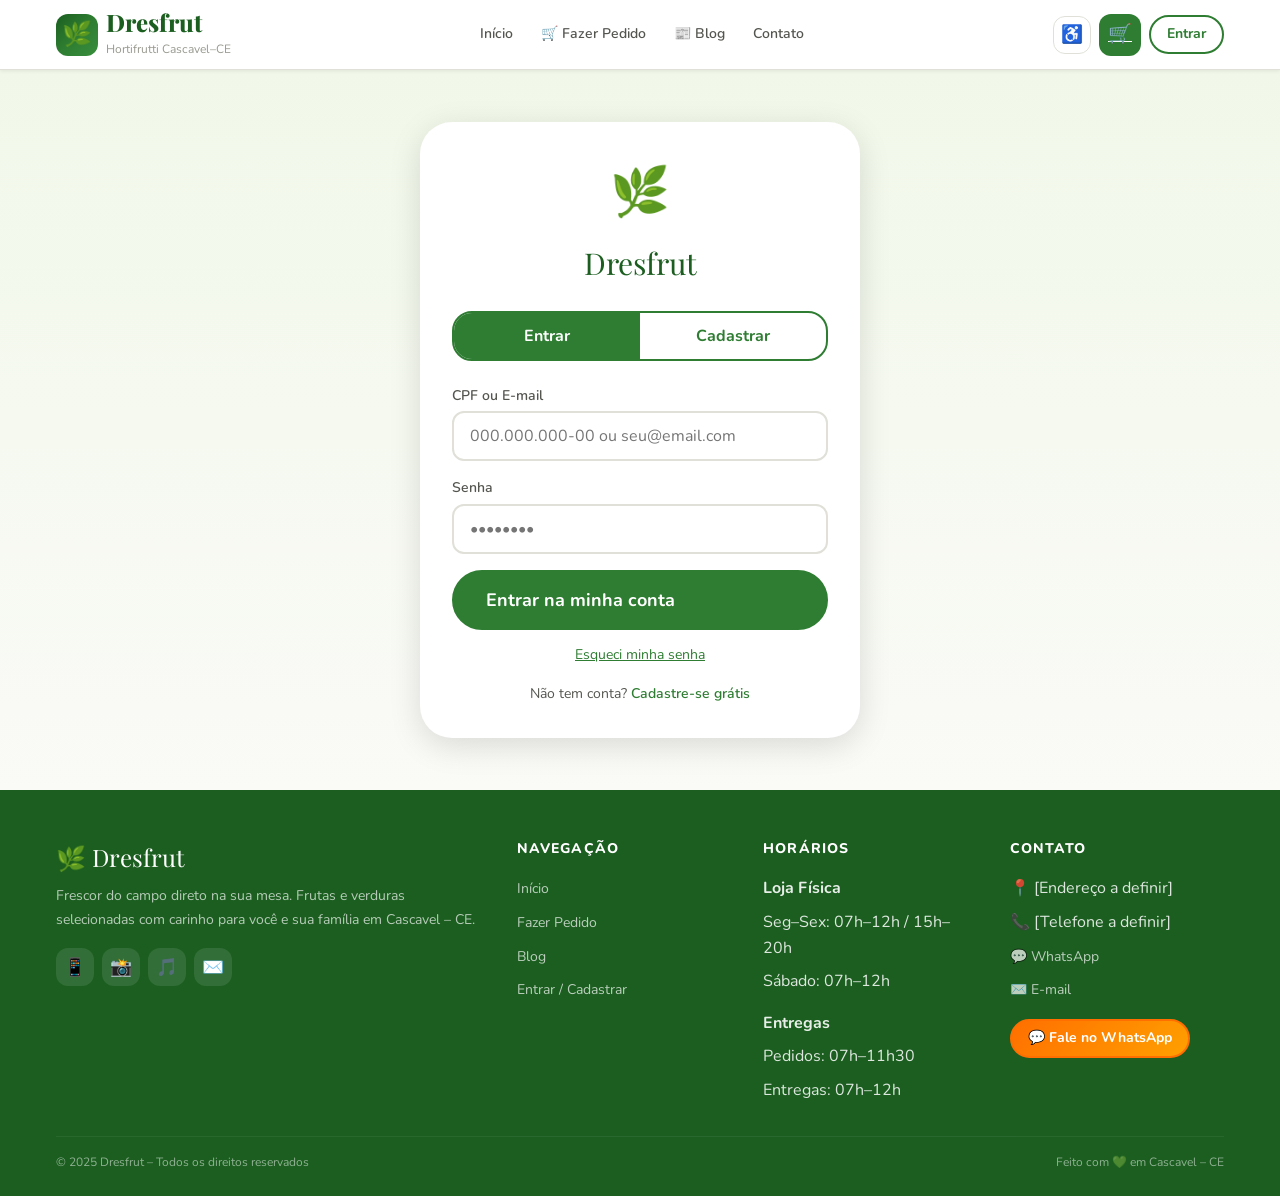
<file: pages/cliente.html>
<!DOCTYPE html>
<html lang="pt-BR">
<head>
  <meta charset="UTF-8" />
  <meta name="viewport" content="width=device-width, initial-scale=1.0" />
  <title>Minha Conta – Dresfrut</title>
  <link rel="preconnect" href="https://fonts.googleapis.com" />
  <link rel="stylesheet" href="../css/config.css" />
  <link rel="stylesheet" href="../css/global.css" />
  <style>
    .cliente-page { padding: var(--space-8) 0; background: var(--gradient-fresh); min-height: 80vh; }
    .cliente-header {
      background: var(--gradient-hero);
      color: white;
      padding: var(--space-8) 0;
      margin-bottom: var(--space-6);
    }
    .cliente-header-inner { display: flex; align-items: center; gap: var(--space-6); flex-wrap: wrap; }
    .cliente-avatar {
      width: 90px; height: 90px;
      border-radius: 50%;
      object-fit: cover;
      border: 4px solid white;
      box-shadow: var(--shadow-lg);
      background: var(--color-primary-light);
      display: flex; align-items: center; justify-content: center;
      font-size: 2.5rem;
      cursor: pointer;
      overflow: hidden;
      flex-shrink: 0;
    }
    .cliente-avatar img { width: 100%; height: 100%; object-fit: cover; }
    .cliente-nome { font-family: var(--font-display); font-size: var(--text-3xl); }
    .cliente-meta { opacity: 0.8; font-size: var(--text-sm); }

    .pontos-card {
      background: var(--gradient-accent);
      border-radius: var(--radius-xl);
      padding: var(--space-5) var(--space-6);
      color: white;
      display: flex;
      align-items: center;
      gap: var(--space-4);
      margin-bottom: var(--space-6);
      box-shadow: var(--shadow-lg);
    }
    .pontos-card-num { font-family: var(--font-display); font-size: var(--text-5xl); font-weight: 800; line-height: 1; }

    .cliente-grid { display: grid; grid-template-columns: 1fr 1fr; gap: var(--space-4); }
    .cliente-card { background: var(--color-surface); border-radius: var(--radius-lg); padding: var(--space-5); box-shadow: var(--shadow-sm); }
    .cliente-card-title { font-weight: 800; font-size: var(--text-lg); margin-bottom: var(--space-4); display: flex; align-items: center; gap: var(--space-2); }

    .historico-item {
      border: 1.5px solid var(--color-border);
      border-radius: var(--radius-md);
      padding: var(--space-3);
      margin-bottom: var(--space-3);
    }
    .historico-item-header { display: flex; justify-content: space-between; margin-bottom: var(--space-1); }
    .historico-item-num { font-weight: 700; font-size: var(--text-sm); }
    .historico-item-data { font-size: var(--text-xs); color: var(--color-text-muted); }
    .historico-item-total { color: var(--color-primary-dark); font-weight: 800; }

    .dados-grid { display: grid; grid-template-columns: 1fr 1fr; gap: var(--space-3); }
    .dado-item strong { display: block; font-size: var(--text-xs); color: var(--color-text-muted); text-transform: uppercase; letter-spacing: .04em; }
    .dado-item span { font-size: var(--text-base); font-weight: 600; }

    .cupom-card {
      background: repeating-linear-gradient(45deg, var(--color-surface-alt), var(--color-surface-alt) 5px, white 5px, white 10px);
      border: 2px dashed var(--color-primary-light);
      border-radius: var(--radius-lg);
      padding: var(--space-4);
      text-align: center;
      margin-bottom: var(--space-3);
    }
    .cupom-codigo { font-size: var(--text-2xl); font-weight: 800; color: var(--color-primary-dark); letter-spacing: .1em; }

    @media (max-width: 700px) {
      .cliente-grid { grid-template-columns: 1fr; }
      .dados-grid { grid-template-columns: 1fr; }
      .pontos-card { flex-direction: column; text-align: center; }
    }
  </style>
</head>
<body data-base-path="../">
  <div id="navbar-slot"></div>

  <main id="main-content">
    <!-- Header do cliente -->
    <div class="cliente-header">
      <div class="container cliente-header-inner">
        <div class="cliente-avatar" id="avatar-wrap" title="Clique para trocar a foto" onclick="trocarFoto()">
          <span id="avatar-inicial">👤</span>
        </div>
        <div>
          <p class="cliente-nome" id="cliente-nome">Carregando...</p>
          <p class="cliente-meta">Cliente desde <span id="cliente-desde">—</span> · <span id="cliente-idade"></span></p>
          <p class="cliente-meta" id="cliente-id"></p>
        </div>
        <div style="margin-left:auto">
          <button class="btn btn-outline" style="border-color:rgba(255,255,255,.5);color:white" onclick="Auth.logout()">
            Sair da conta
          </button>
        </div>
      </div>
    </div>

    <div class="container">
      <!-- Dres-moedas -->
      <div class="pontos-card">
        <div>
          <p style="font-size:var(--text-sm);opacity:.8;margin-bottom:var(--space-1)">🍋 Suas Dres-moedas</p>
          <div class="pontos-card-num" id="pontos-total">0</div>
        </div>
        <div style="flex:1">
          <p style="opacity:.9;margin-bottom:var(--space-2)">A cada R$ 1,00 em compras, você ganha 1 Dres-moeda!</p>
          <p style="font-size:var(--text-sm);opacity:.75">Em breve: troque por descontos e produtos 🎁</p>
        </div>
      </div>

      <div class="cliente-grid">

        <!-- Histórico de pedidos -->
        <div class="cliente-card">
          <div class="cliente-card-title">📦 Histórico de Pedidos</div>
          <div id="historico-lista">
            <div style="text-align:center;color:var(--color-text-muted);padding:var(--space-6)">
              <p style="font-size:2rem">📦</p>
              <p>Nenhum pedido ainda</p>
              <a href="pedidos.html" class="btn btn-primary btn-sm" style="margin-top:var(--space-3)">Fazer meu primeiro pedido</a>
            </div>
          </div>
        </div>

        <!-- Cupons e dados -->
        <div>
          <!-- Cupons -->
          <div class="cliente-card" style="margin-bottom:var(--space-4)">
            <div class="cliente-card-title">🎟️ Meus Cupons</div>
            <div id="cupons-lista">
              <div class="cupom-card">
                <p style="font-size:var(--text-xs);margin-bottom:var(--space-1);color:var(--color-text-muted)">BEM-VINDO!</p>
                <div class="cupom-codigo">DRES10</div>
                <p style="font-size:var(--text-sm);color:var(--color-text-soft);margin-top:var(--space-1)">10% de desconto na 1ª compra</p>
                <span class="badge badge-green" style="margin-top:var(--space-2)">Disponível</span>
              </div>
            </div>
          </div>

          <!-- Dados pessoais -->
          <div class="cliente-card">
            <div class="cliente-card-title">👤 Meus Dados</div>
            <div class="dados-grid" id="dados-pessoais">
              <!-- Preenchido via JS -->
            </div>
            <div style="margin-top:var(--space-4)">
              <button class="btn btn-outline btn-sm" onclick="editarDados()">✏️ Editar dados</button>
            </div>
          </div>
        </div>

      </div>

      <!-- Mapa / Endereço de entrega -->
      <div class="cliente-card" style="margin-top:var(--space-4)">
        <div class="cliente-card-title">📍 Meu Endereço de Entrega</div>
        <p id="endereco-exibido" style="margin-bottom:var(--space-3);color:var(--color-text-soft)"></p>
        <div id="mapa-wrapper">
          <!-- O iframe será gerado via JS com o endereço do usuário -->
          <iframe
            id="mapa-frame"
            title="Mapa do endereço de entrega"
            width="100%"
            height="280"
            style="border:0;border-radius:var(--radius-lg)"
            allowfullscreen=""
            loading="lazy"
            referrerpolicy="no-referrer-when-downgrade"
          ></iframe>
        </div>
      </div>
    </div>

    <!-- Input foto escondido -->
    <input type="file" id="foto-input" accept="image/*" style="display:none" onchange="processarFoto(event)" />
  </main>

  <div id="footer-slot"></div>

  <script src="../js/links.js"></script>
  <script src="../data/produtos.js"></script>
  <script src="../js/global.js"></script>
  <script src="../js/components.js"></script>
  <script>
    /* Garante que só acessa logado */
    document.addEventListener("DOMContentLoaded", () => {
      if (!Auth.isLoggedIn()) {
        window.location.href = "login.html"; return;
      }
      carregarPerfil();
    });

    function calcularIdade(nasc) {
      const hoje = new Date();
      const nascDate = new Date(nasc);
      let idade = hoje.getFullYear() - nascDate.getFullYear();
      const m = hoje.getMonth() - nascDate.getMonth();
      if (m < 0 || (m === 0 && hoje.getDate() < nascDate.getDate())) idade--;
      return idade;
    }

    function formatarData(iso) {
      return new Date(iso).toLocaleDateString("pt-BR");
    }

    function carregarPerfil() {
      const user = Auth.getUser();
      if (!user) return;

      /* Header */
      document.getElementById("cliente-nome").textContent = user.nome;
      document.getElementById("cliente-desde").textContent = formatarData(user.dataCadastro);
      document.getElementById("cliente-id").textContent = "ID: " + user.cpf;

      if (user.nasc) {
        const idade = calcularIdade(user.nasc);
        document.getElementById("cliente-idade").textContent = idade + " anos";
      }

      /* Pontos */
      document.getElementById("pontos-total").textContent = user.pontos || 0;

      /* Avatar */
      const avatarWrap = document.getElementById("avatar-wrap");
      if (user.foto) {
        avatarWrap.innerHTML = `<img src="${user.foto}" alt="Foto de perfil de ${user.nome}" />`;
      } else {
        document.getElementById("avatar-inicial").textContent = user.nome.charAt(0).toUpperCase();
      }

      /* Dados pessoais */
      const sexoMap = { M: "Masculino", F: "Feminino", O: "Outro", "": "Não informado" };
      const pagForm = { pix: "PIX", dinheiro: "Dinheiro", cartao: "Cartão", outros: "Outros" };
      const dados = [
        { label: "Nome", valor: user.nome },
        { label: "CPF", valor: user.cpf },
        { label: "E-mail", valor: user.email },
        { label: "WhatsApp", valor: user.fone },
        { label: "Data de Nascimento", valor: user.nasc ? new Date(user.nasc + "T00:00:00").toLocaleDateString("pt-BR") : "—" },
        { label: "Sexo", valor: sexoMap[user.sexo] || "—" },
      ];
      document.getElementById("dados-pessoais").innerHTML = dados.map(d => `
        <div class="dado-item">
          <strong>${d.label}</strong>
          <span>${d.valor || "—"}</span>
        </div>
      `).join("");

      /* Endereço e mapa */
      document.getElementById("endereco-exibido").textContent = user.endereco || "—";
      if (user.endereco) {
        const q = encodeURIComponent(user.endereco + ", Cascavel, CE, Brasil");
        document.getElementById("mapa-frame").src =
          `https://www.google.com/maps?q=${q}&output=embed`;
      }

      /* Histórico (simulado) */
      if (user.historico && user.historico.length > 0) {
        document.getElementById("historico-lista").innerHTML = user.historico.map(p => `
          <div class="historico-item">
            <div class="historico-item-header">
              <span class="historico-item-num">#${p.id}</span>
              <span class="historico-item-data">${formatarData(p.data)}</span>
            </div>
            <p style="font-size:var(--text-sm);color:var(--color-text-soft);margin-bottom:var(--space-1)">${p.itens.map(i => i.nome).join(", ")}</p>
            <span class="historico-item-total">${(p.total || 0).toLocaleString("pt-BR",{style:"currency",currency:"BRL"})}</span>
          </div>
        `).join("");
      }
    }

    function trocarFoto() {
      document.getElementById("foto-input").click();
    }

    function processarFoto(event) {
      const file = event.target.files[0];
      if (!file) return;
      const reader = new FileReader();
      reader.onload = (e) => {
        const user = Auth.getUser();
        user.foto = e.target.result;
        /* Atualiza no "banco" */
        const chave = "dresfrut_users";
        const users = JSON.parse(localStorage.getItem(chave) || "[]");
        const idx = users.findIndex(u => u.id === user.id);
        if (idx > -1) users[idx].foto = user.foto;
        localStorage.setItem(chave, JSON.stringify(users));
        Auth.login(user);
        document.getElementById("avatar-wrap").innerHTML = `<img src="${user.foto}" alt="Foto de perfil" />`;
        showToast("✅ Foto atualizada!");
      };
      reader.readAsDataURL(file);
    }

    function editarDados() {
      showToast("✏️ Em breve: edição de dados por aqui!");
    }
  </script>
</body>
</html>
</file>
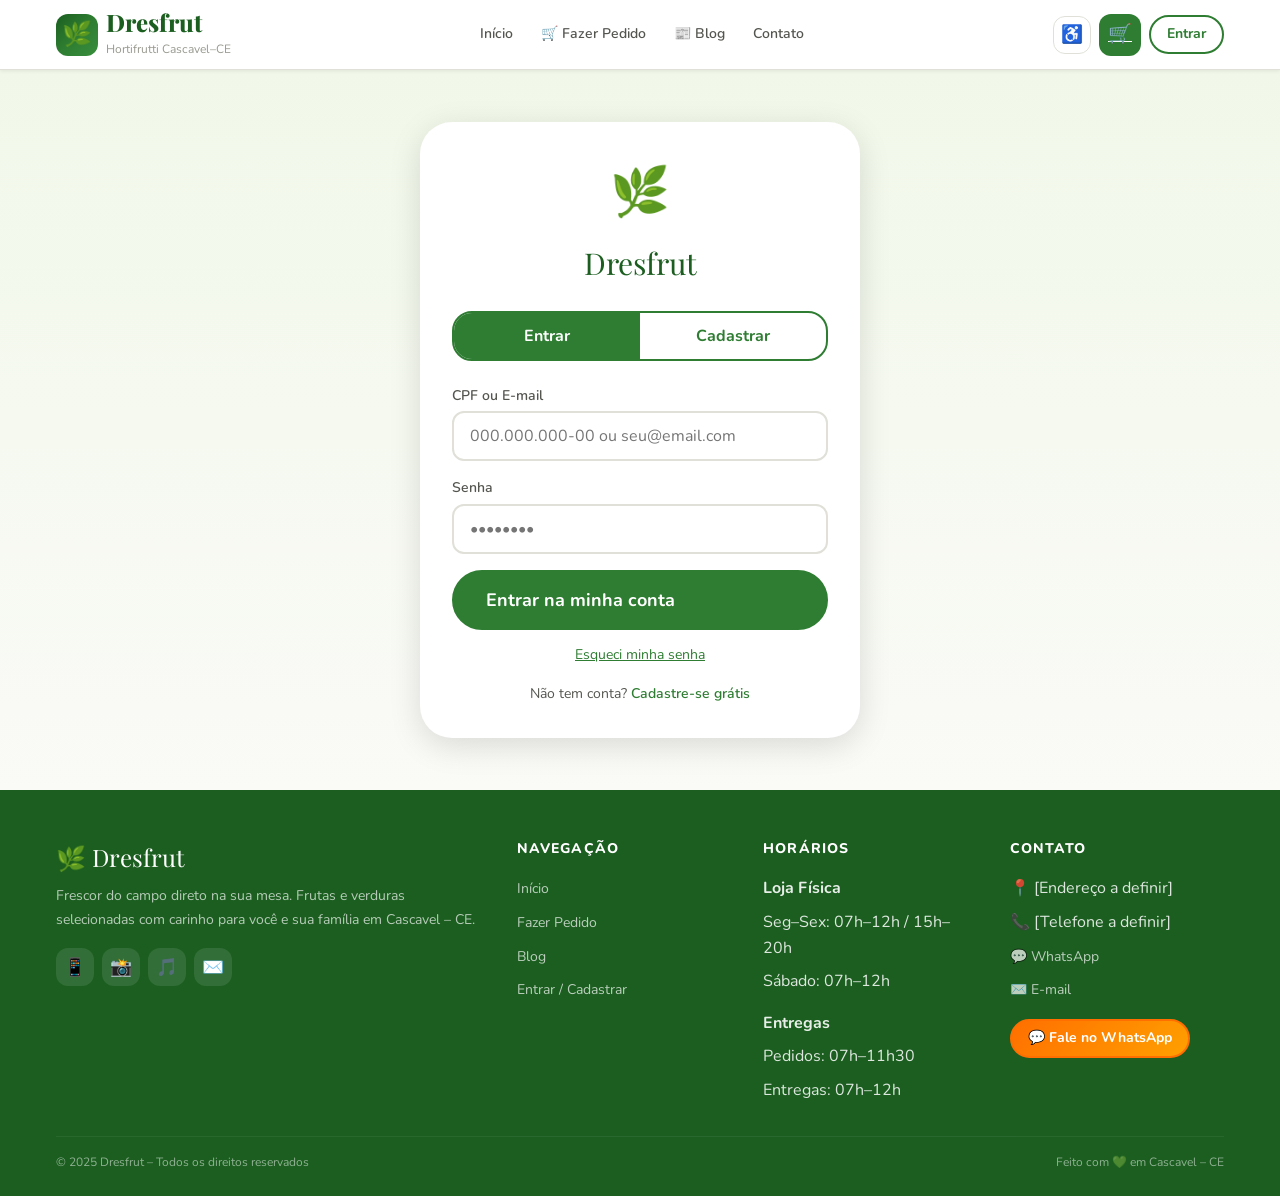
<file: pages/login.html>
<!DOCTYPE html>
<html lang="pt-BR">
<head>
  <meta charset="UTF-8" />
  <meta name="viewport" content="width=device-width, initial-scale=1.0" />
  <title>Entrar / Cadastrar – Dresfrut</title>
  <link rel="preconnect" href="https://fonts.googleapis.com" />
  <link rel="stylesheet" href="../css/config.css" />
  <link rel="stylesheet" href="../css/global.css" />
  <style>
    .auth-page {
      min-height: 80vh;
      display: flex;
      align-items: center;
      justify-content: center;
      padding: var(--space-8) var(--space-4);
      background: var(--gradient-fresh);
    }
    .auth-box {
      background: var(--color-surface);
      border-radius: var(--radius-xl);
      box-shadow: var(--shadow-lg);
      padding: var(--space-8);
      width: 100%;
      max-width: 440px;
    }
    .auth-logo {
      text-align: center;
      margin-bottom: var(--space-6);
    }
    .auth-logo-icon { font-size: 3rem; display: block; margin-bottom: var(--space-2); }
    .auth-logo-name { font-family: var(--font-display); font-size: var(--text-3xl); color: var(--color-primary-dark); }
    .auth-tabs {
      display: flex;
      border-radius: var(--radius-lg);
      overflow: hidden;
      border: 2px solid var(--color-primary);
      margin-bottom: var(--space-6);
    }
    .auth-tab {
      flex: 1;
      padding: var(--space-3);
      text-align: center;
      font-weight: 700;
      cursor: pointer;
      border: none;
      font-family: var(--font-body);
      font-size: var(--text-base);
      transition: all var(--transition-fast);
      background: transparent;
      color: var(--color-primary);
    }
    .auth-tab.active { background: var(--color-primary); color: white; }
    .auth-form { display: none; }
    .auth-form.active { display: block; }
    .auth-footer {
      text-align: center;
      margin-top: var(--space-4);
      font-size: var(--text-sm);
      color: var(--color-text-soft);
    }
    .auth-footer a { color: var(--color-primary); font-weight: 600; text-decoration: none; }
    .pontos-badge {
      background: var(--color-accent-soft);
      border-radius: var(--radius-md);
      padding: var(--space-3);
      display: flex;
      align-items: center;
      gap: var(--space-2);
      margin-bottom: var(--space-5);
      font-size: var(--text-sm);
    }
  </style>
</head>
<body data-base-path="../">
  <div id="navbar-slot"></div>

  <main id="main-content">
    <div class="auth-page">
      <div class="auth-box">
        <div class="auth-logo">
          <span class="auth-logo-icon">🌿</span>
          <div class="auth-logo-name">Dresfrut</div>
        </div>

        <div class="auth-tabs" role="tablist">
          <button class="auth-tab active" role="tab" aria-selected="true" id="tab-login" onclick="switchTab('login')">Entrar</button>
          <button class="auth-tab" role="tab" aria-selected="false" id="tab-cadastro" onclick="switchTab('cadastro')">Cadastrar</button>
        </div>

        <!-- LOGIN -->
        <div class="auth-form active" id="form-login" role="tabpanel" aria-labelledby="tab-login">
          <div class="form-group">
            <label class="form-label" for="login-cpf">CPF ou E-mail</label>
            <input class="form-input" type="text" id="login-cpf" placeholder="000.000.000-00 ou seu@email.com" autocomplete="username" />
          </div>
          <div class="form-group">
            <label class="form-label" for="login-senha">Senha</label>
            <input class="form-input" type="password" id="login-senha" placeholder="••••••••" autocomplete="current-password" />
          </div>
          <button class="btn btn-primary btn-lg" style="width:100%;margin-bottom:var(--space-3)" onclick="fazerLogin()">
            Entrar na minha conta
          </button>
          <div style="text-align:center">
            <a href="#" style="font-size:var(--text-sm);color:var(--color-primary)">Esqueci minha senha</a>
          </div>
          <div class="auth-footer">
            Não tem conta? <a href="#" onclick="switchTab('cadastro')">Cadastre-se grátis</a>
          </div>
        </div>

        <!-- CADASTRO -->
        <div class="auth-form" id="form-cadastro" role="tabpanel" aria-labelledby="tab-cadastro">
          <div class="pontos-badge">
            <span style="font-size:1.5rem">🍋</span>
            <span>Cadastre-se e comece a ganhar <strong>Dres-moedas</strong> nas suas compras!</span>
          </div>

          <div class="form-group">
            <label class="form-label" for="cad-nome">Nome completo *</label>
            <input class="form-input" type="text" id="cad-nome" placeholder="Seu nome completo" autocomplete="name" required />
          </div>
          <div class="form-group">
            <label class="form-label" for="cad-cpf">CPF *</label>
            <input class="form-input" type="text" id="cad-cpf" placeholder="000.000.000-00" autocomplete="off" required maxlength="14" />
          </div>
          <div class="form-group">
            <label class="form-label" for="cad-nasc">Data de nascimento *</label>
            <input class="form-input" type="date" id="cad-nasc" required />
          </div>
          <div class="form-group">
            <label class="form-label" for="cad-sexo">Sexo</label>
            <select class="form-select" id="cad-sexo">
              <option value="">Prefiro não informar</option>
              <option value="M">Masculino</option>
              <option value="F">Feminino</option>
              <option value="O">Outro</option>
            </select>
          </div>
          <div class="form-group">
            <label class="form-label" for="cad-email">E-mail *</label>
            <input class="form-input" type="email" id="cad-email" placeholder="seu@email.com" autocomplete="email" required />
          </div>
          <div class="form-group">
            <label class="form-label" for="cad-fone">WhatsApp *</label>
            <input class="form-input" type="tel" id="cad-fone" placeholder="(88) 9XXXX-XXXX" autocomplete="tel" required />
          </div>
          <div class="form-group">
            <label class="form-label" for="cad-end">Endereço de entrega *</label>
            <input class="form-input" type="text" id="cad-end" placeholder="Rua, número, bairro, Cascavel–CE" required />
          </div>
          <div class="form-group">
            <label class="form-label" for="cad-senha">Senha *</label>
            <input class="form-input" type="password" id="cad-senha" placeholder="Mínimo 6 caracteres" autocomplete="new-password" required minlength="6" />
          </div>
          <button class="btn btn-primary btn-lg" style="width:100%;" onclick="fazerCadastro()">
            🌿 Criar minha conta grátis
          </button>
          <div class="auth-footer">
            Já tem conta? <a href="#" onclick="switchTab('login')">Entre aqui</a>
          </div>
        </div>
      </div>
    </div>
  </main>

  <div id="footer-slot"></div>

  <script src="../js/links.js"></script>
  <script src="../data/produtos.js"></script>
  <script src="../js/global.js"></script>
  <script src="../js/components.js"></script>
  <script>
    function switchTab(tab) {
      document.querySelectorAll(".auth-tab").forEach(t => {
        t.classList.remove("active");
        t.setAttribute("aria-selected","false");
      });
      document.querySelectorAll(".auth-form").forEach(f => f.classList.remove("active"));
      document.getElementById("tab-" + tab).classList.add("active");
      document.getElementById("tab-" + tab).setAttribute("aria-selected","true");
      document.getElementById("form-" + tab).classList.add("active");
    }

    function fazerLogin() {
      const cpf   = document.getElementById("login-cpf").value.trim();
      const senha = document.getElementById("login-senha").value;
      if (!cpf || !senha) { showToast("⚠️ Preencha todos os campos!"); return; }

      /* Simulação: verifica localStorage */
      const chave = "dresfrut_users";
      const users = JSON.parse(localStorage.getItem(chave) || "[]");
      const user  = users.find(u => (u.cpf === cpf || u.email === cpf) && u.senha === senha);
      if (!user) { showToast("❌ CPF/email ou senha incorretos!"); return; }

      Auth.login(user);
      showToast("✅ Bem-vindo, " + user.nome.split(" ")[0] + "!");
      setTimeout(() => window.location.href = "cliente.html", 1000);
    }

    function fazerCadastro() {
      const nome  = document.getElementById("cad-nome").value.trim();
      const cpf   = document.getElementById("cad-cpf").value.trim();
      const nasc  = document.getElementById("cad-nasc").value;
      const sexo  = document.getElementById("cad-sexo").value;
      const email = document.getElementById("cad-email").value.trim();
      const fone  = document.getElementById("cad-fone").value.trim();
      const end   = document.getElementById("cad-end").value.trim();
      const senha = document.getElementById("cad-senha").value;

      if (!nome || !cpf || !nasc || !email || !fone || !end || !senha) {
        showToast("⚠️ Preencha todos os campos obrigatórios!"); return;
      }
      if (senha.length < 6) { showToast("⚠️ A senha deve ter pelo menos 6 caracteres!"); return; }

      const chave = "dresfrut_users";
      const users = JSON.parse(localStorage.getItem(chave) || "[]");
      if (users.find(u => u.cpf === cpf || u.email === email)) {
        showToast("⚠️ CPF ou e-mail já cadastrado!"); return;
      }

      const novoUser = {
        id: Date.now().toString(),
        nome, cpf, nasc, sexo, email, fone, endereco: end, senha,
        dataCadastro: new Date().toISOString(),
        pontos: 0,
        historico: [],
        foto: null,
      };
      users.push(novoUser);
      localStorage.setItem(chave, JSON.stringify(users));
      Auth.login(novoUser);
      showToast("✅ Cadastro realizado! Bem-vindo, " + nome.split(" ")[0] + "! 🌿");
      setTimeout(() => window.location.href = "cliente.html", 1200);
    }

    /* Se já logado, redireciona */
    if (Auth.isLoggedIn()) window.location.href = "cliente.html";
  </script>
</body>
</html>
</file>
<file: css/config.css>
/* ============================================================
   DRESFRUT — ARQUIVO DE CONFIGURAÇÃO VISUAL
   Edite aqui as cores, fontes e estilos globais do site.
   ============================================================ */

:root {
  /* --- PALETA DE CORES PRINCIPAL --- */
  --color-primary:       #2E7D32;   /* Verde principal */
  --color-primary-dark:  #1B5E20;   /* Verde escuro (hover, etc.) */
  --color-primary-light: #4CAF50;   /* Verde claro */
  --color-accent:        #FF6F00;   /* Laranja destaque */
  --color-accent-light:  #FFA000;   /* Laranja suave */
  --color-accent-soft:   #FFF3E0;   /* Fundo laranja suave */

  /* --- NEUTROS --- */
  --color-bg:            #FAFAF7;   /* Fundo geral */
  --color-surface:       #FFFFFF;   /* Fundo de cards */
  --color-surface-alt:   #F1F8E9;   /* Fundo alternativo (seções) */
  --color-border:        #E0E0D8;   /* Bordas */
  --color-text:          #1A1A1A;   /* Texto principal */
  --color-text-soft:     #555550;   /* Texto secundário */
  --color-text-muted:    #999990;   /* Texto tênue */
  --color-white:         #FFFFFF;
  --color-black:         #000000;

  /* --- STATUS --- */
  --color-success:       #388E3C;
  --color-error:         #D32F2F;
  --color-warning:       #F57C00;
  --color-info:          #0288D1;

  /* --- GRADIENTES --- */
  --gradient-hero:       linear-gradient(135deg, #1B5E20 0%, #2E7D32 50%, #388E3C 100%);
  --gradient-accent:     linear-gradient(135deg, #FF6F00 0%, #FFA000 100%);
  --gradient-fresh:      linear-gradient(180deg, #F1F8E9 0%, #FAFAF7 100%);

  /* ============================================================
     TIPOGRAFIA
     Edite as fontes abaixo. Certifique-se de importar no HTML.
     ============================================================ */
  --font-display:   'Playfair Display', Georgia, serif;  /* Títulos grandes */
  --font-heading:   'Nunito', 'Helvetica Neue', sans-serif; /* Subtítulos */
  --font-body:      'Nunito', 'Helvetica Neue', sans-serif; /* Corpo */
  --font-mono:      'Courier New', monospace;

  /* --- TAMANHOS DE FONTE --- */
  --text-xs:    0.75rem;   /* 12px */
  --text-sm:    0.875rem;  /* 14px */
  --text-base:  1rem;      /* 16px */
  --text-lg:    1.125rem;  /* 18px */
  --text-xl:    1.25rem;   /* 20px */
  --text-2xl:   1.5rem;    /* 24px */
  --text-3xl:   1.875rem;  /* 30px */
  --text-4xl:   2.25rem;   /* 36px */
  --text-5xl:   3rem;      /* 48px */

  /* --- ESPAÇAMENTOS --- */
  --space-1:   0.25rem;
  --space-2:   0.5rem;
  --space-3:   0.75rem;
  --space-4:   1rem;
  --space-5:   1.25rem;
  --space-6:   1.5rem;
  --space-8:   2rem;
  --space-10:  2.5rem;
  --space-12:  3rem;
  --space-16:  4rem;
  --space-20:  5rem;

  /* --- BORDAS --- */
  --radius-sm:   6px;
  --radius-md:   12px;
  --radius-lg:   20px;
  --radius-xl:   32px;
  --radius-full: 9999px;

  /* --- SOMBRAS --- */
  --shadow-sm:   0 1px 4px rgba(0,0,0,0.08);
  --shadow-md:   0 4px 16px rgba(0,0,0,0.10);
  --shadow-lg:   0 8px 32px rgba(0,0,0,0.13);
  --shadow-green: 0 4px 20px rgba(46,125,50,0.25);

  /* --- TRANSIÇÕES --- */
  --transition-fast:   0.15s ease;
  --transition-normal: 0.25s ease;
  --transition-slow:   0.4s ease;

  /* --- LAYOUT --- */
  --container-max: 1200px;
  --nav-height:    70px;
}
</file>
<file: css/global.css>
/* ============================================================
   DRESFRUT — ESTILOS GLOBAIS
   ============================================================ */

@import url('https://fonts.googleapis.com/css2?family=Playfair+Display:wght@700;800&family=Nunito:wght@400;500;600;700;800&display=swap');

*, *::before, *::after {
  box-sizing: border-box;
  margin: 0;
  padding: 0;
}

html {
  font-size: 16px;
  scroll-behavior: smooth;
}

body {
  font-family: var(--font-body);
  font-size: var(--text-base);
  color: var(--color-text);
  background-color: var(--color-bg);
  line-height: 1.6;
  -webkit-font-smoothing: antialiased;
}

/* ---- ACESSIBILIDADE ---- */
:focus-visible {
  outline: 3px solid var(--color-accent);
  outline-offset: 3px;
  border-radius: var(--radius-sm);
}

.sr-only {
  position: absolute;
  width: 1px;
  height: 1px;
  padding: 0;
  margin: -1px;
  overflow: hidden;
  clip: rect(0, 0, 0, 0);
  white-space: nowrap;
  border: 0;
}

/* Skip to content */
.skip-link {
  position: absolute;
  top: -50px;
  left: var(--space-4);
  background: var(--color-primary);
  color: var(--color-white);
  padding: var(--space-2) var(--space-4);
  border-radius: var(--radius-md);
  font-weight: 700;
  text-decoration: none;
  z-index: 9999;
  transition: top var(--transition-fast);
}
.skip-link:focus { top: var(--space-4); }

/* ---- LAYOUT ---- */
.container {
  max-width: var(--container-max);
  margin: 0 auto;
  padding: 0 var(--space-4);
}

.section {
  padding: var(--space-12) 0;
}

.section-title {
  font-family: var(--font-display);
  font-size: var(--text-3xl);
  color: var(--color-primary-dark);
  margin-bottom: var(--space-2);
}

.section-subtitle {
  font-size: var(--text-lg);
  color: var(--color-text-soft);
  margin-bottom: var(--space-8);
}

/* ---- BOTÕES ---- */
.btn {
  display: inline-flex;
  align-items: center;
  gap: var(--space-2);
  padding: 0.75rem 1.5rem;
  border-radius: var(--radius-full);
  font-family: var(--font-body);
  font-size: var(--text-base);
  font-weight: 700;
  text-decoration: none;
  cursor: pointer;
  border: 2px solid transparent;
  transition: all var(--transition-normal);
  white-space: nowrap;
}

.btn-primary {
  background: var(--color-primary);
  color: var(--color-white);
  border-color: var(--color-primary);
}
.btn-primary:hover {
  background: var(--color-primary-dark);
  border-color: var(--color-primary-dark);
  transform: translateY(-2px);
  box-shadow: var(--shadow-green);
}

.btn-accent {
  background: var(--gradient-accent);
  color: var(--color-white);
  border-color: var(--color-accent);
}
.btn-accent:hover {
  transform: translateY(-2px);
  box-shadow: 0 4px 20px rgba(255,111,0,0.35);
}

.btn-outline {
  background: transparent;
  color: var(--color-primary);
  border-color: var(--color-primary);
}
.btn-outline:hover {
  background: var(--color-primary);
  color: var(--color-white);
}

.btn-lg {
  padding: 1rem 2rem;
  font-size: var(--text-lg);
}

.btn-sm {
  padding: 0.4rem 1rem;
  font-size: var(--text-sm);
}

/* ---- CARDS ---- */
.card {
  background: var(--color-surface);
  border-radius: var(--radius-lg);
  box-shadow: var(--shadow-md);
  overflow: hidden;
  transition: transform var(--transition-normal), box-shadow var(--transition-normal);
}
.card:hover {
  transform: translateY(-4px);
  box-shadow: var(--shadow-lg);
}

/* ---- BADGES ---- */
.badge {
  display: inline-flex;
  align-items: center;
  padding: 0.2rem 0.7rem;
  border-radius: var(--radius-full);
  font-size: var(--text-xs);
  font-weight: 700;
  letter-spacing: 0.04em;
  text-transform: uppercase;
}
.badge-green  { background: var(--color-surface-alt); color: var(--color-primary-dark); }
.badge-orange { background: var(--color-accent-soft); color: var(--color-accent); }
.badge-red    { background: #FFEBEE; color: var(--color-error); }

/* ---- FORMULÁRIOS ---- */
.form-group { margin-bottom: var(--space-4); }

.form-label {
  display: block;
  font-weight: 600;
  margin-bottom: var(--space-1);
  color: var(--color-text-soft);
  font-size: var(--text-sm);
}

.form-input,
.form-select,
.form-textarea {
  width: 100%;
  padding: 0.75rem 1rem;
  border: 2px solid var(--color-border);
  border-radius: var(--radius-md);
  font-family: var(--font-body);
  font-size: var(--text-base);
  color: var(--color-text);
  background: var(--color-surface);
  transition: border-color var(--transition-fast);
}
.form-input:focus,
.form-select:focus,
.form-textarea:focus {
  outline: none;
  border-color: var(--color-primary);
  box-shadow: 0 0 0 3px rgba(46,125,50,0.15);
}

/* ---- NAVBAR ---- */
.navbar {
  position: sticky;
  top: 0;
  z-index: 1000;
  height: var(--nav-height);
  background: rgba(255,255,255,0.97);
  backdrop-filter: blur(10px);
  border-bottom: 1px solid var(--color-border);
  box-shadow: var(--shadow-sm);
}

.navbar-inner {
  display: flex;
  align-items: center;
  justify-content: space-between;
  height: 100%;
  gap: var(--space-4);
}

.navbar-logo {
  display: flex;
  align-items: center;
  gap: var(--space-2);
  text-decoration: none;
}

.navbar-logo-icon {
  width: 42px;
  height: 42px;
  background: var(--gradient-hero);
  border-radius: var(--radius-md);
  display: flex;
  align-items: center;
  justify-content: center;
  font-size: 1.5rem;
}

.navbar-logo-text {
  font-family: var(--font-display);
  font-size: var(--text-2xl);
  font-weight: 800;
  color: var(--color-primary-dark);
  line-height: 1;
}

.navbar-logo-sub {
  font-size: var(--text-xs);
  color: var(--color-text-muted);
  display: block;
}

.navbar-links {
  display: flex;
  align-items: center;
  gap: var(--space-1);
  list-style: none;
}

.navbar-links a {
  display: block;
  padding: var(--space-2) var(--space-3);
  text-decoration: none;
  color: var(--color-text-soft);
  font-weight: 600;
  font-size: var(--text-sm);
  border-radius: var(--radius-md);
  transition: all var(--transition-fast);
}
.navbar-links a:hover,
.navbar-links a.active {
  background: var(--color-surface-alt);
  color: var(--color-primary);
}

.navbar-actions {
  display: flex;
  align-items: center;
  gap: var(--space-2);
}

.cart-btn {
  position: relative;
  background: var(--color-primary);
  color: var(--color-white);
  border: none;
  width: 42px;
  height: 42px;
  border-radius: var(--radius-md);
  display: flex;
  align-items: center;
  justify-content: center;
  cursor: pointer;
  font-size: 1.2rem;
  transition: background var(--transition-fast);
}
.cart-btn:hover { background: var(--color-primary-dark); }

.cart-count {
  position: absolute;
  top: -6px;
  right: -6px;
  background: var(--color-accent);
  color: white;
  font-size: 0.65rem;
  font-weight: 800;
  width: 18px;
  height: 18px;
  border-radius: 50%;
  display: flex;
  align-items: center;
  justify-content: center;
}

/* Hamburger menu */
.nav-toggle {
  display: none;
  background: none;
  border: none;
  cursor: pointer;
  padding: var(--space-2);
  flex-direction: column;
  gap: 5px;
}
.nav-toggle span {
  display: block;
  width: 24px;
  height: 2px;
  background: var(--color-text);
  border-radius: 2px;
  transition: all var(--transition-normal);
}

/* ---- FOOTER ---- */
.footer {
  background: var(--color-primary-dark);
  color: rgba(255,255,255,0.85);
  padding: var(--space-12) 0 var(--space-6);
}

.footer-grid {
  display: grid;
  grid-template-columns: 2fr 1fr 1fr 1fr;
  gap: var(--space-8);
  margin-bottom: var(--space-8);
}

.footer-brand-name {
  font-family: var(--font-display);
  font-size: var(--text-2xl);
  color: white;
  margin-bottom: var(--space-2);
}

.footer-brand-desc {
  font-size: var(--text-sm);
  line-height: 1.7;
  margin-bottom: var(--space-4);
  opacity: 0.8;
}

.footer-social {
  display: flex;
  gap: var(--space-2);
}

.footer-social a {
  width: 38px;
  height: 38px;
  background: rgba(255,255,255,0.1);
  border-radius: var(--radius-md);
  display: flex;
  align-items: center;
  justify-content: center;
  text-decoration: none;
  font-size: 1.1rem;
  transition: background var(--transition-fast);
}
.footer-social a:hover { background: var(--color-accent); }

.footer-col-title {
  font-weight: 800;
  color: white;
  margin-bottom: var(--space-4);
  font-size: var(--text-sm);
  text-transform: uppercase;
  letter-spacing: 0.08em;
}

.footer-links {
  list-style: none;
  display: flex;
  flex-direction: column;
  gap: var(--space-2);
}
.footer-links a {
  color: rgba(255,255,255,0.7);
  text-decoration: none;
  font-size: var(--text-sm);
  transition: color var(--transition-fast);
}
.footer-links a:hover { color: var(--color-accent-light); }

.footer-bottom {
  border-top: 1px solid rgba(255,255,255,0.1);
  padding-top: var(--space-4);
  display: flex;
  align-items: center;
  justify-content: space-between;
  font-size: var(--text-xs);
  opacity: 0.6;
  flex-wrap: wrap;
  gap: var(--space-2);
}

/* ---- PRODUCT CARD ---- */
.product-card {
  background: var(--color-surface);
  border-radius: var(--radius-lg);
  overflow: hidden;
  box-shadow: var(--shadow-sm);
  border: 1.5px solid var(--color-border);
  transition: all var(--transition-normal);
  display: flex;
  flex-direction: column;
}
.product-card:hover {
  box-shadow: var(--shadow-md);
  transform: translateY(-3px);
  border-color: var(--color-primary-light);
}

.product-card-img {
  width: 100%;
  height: 160px;
  object-fit: cover;
  display: block;
}

.product-card-body {
  padding: var(--space-3) var(--space-4) var(--space-4);
  flex: 1;
  display: flex;
  flex-direction: column;
}

.product-card-name {
  font-weight: 700;
  font-size: var(--text-base);
  margin-bottom: var(--space-1);
}

.product-card-unit {
  font-size: var(--text-xs);
  color: var(--color-text-muted);
  margin-bottom: var(--space-3);
}

.product-card-footer {
  display: flex;
  align-items: center;
  justify-content: space-between;
  margin-top: auto;
}

.product-price {
  font-size: var(--text-xl);
  font-weight: 800;
  color: var(--color-primary-dark);
}

.product-price span {
  font-size: var(--text-sm);
  font-weight: 500;
  color: var(--color-text-muted);
}

.add-cart-btn {
  background: var(--color-primary);
  color: white;
  border: none;
  width: 36px;
  height: 36px;
  border-radius: var(--radius-md);
  cursor: pointer;
  font-size: 1.2rem;
  display: flex;
  align-items: center;
  justify-content: center;
  transition: all var(--transition-fast);
}
.add-cart-btn:hover {
  background: var(--color-accent);
  transform: scale(1.1);
}

/* ---- TOAST / NOTIFICATION ---- */
.toast-container {
  position: fixed;
  bottom: var(--space-4);
  right: var(--space-4);
  z-index: 9999;
  display: flex;
  flex-direction: column;
  gap: var(--space-2);
  pointer-events: none;
}

.toast {
  background: var(--color-primary-dark);
  color: white;
  padding: var(--space-3) var(--space-4);
  border-radius: var(--radius-lg);
  box-shadow: var(--shadow-lg);
  font-weight: 600;
  font-size: var(--text-sm);
  display: flex;
  align-items: center;
  gap: var(--space-2);
  animation: toastIn 0.3s ease, toastOut 0.3s ease 2.5s forwards;
  pointer-events: all;
}

@keyframes toastIn {
  from { opacity: 0; transform: translateY(20px); }
  to   { opacity: 1; transform: translateY(0); }
}
@keyframes toastOut {
  from { opacity: 1; transform: translateY(0); }
  to   { opacity: 0; transform: translateY(20px); }
}

/* ---- ACESSIBILIDADE: TAMANHO DE FONTE ---- */
body.font-large { font-size: 18px; }
body.font-xlarge { font-size: 20px; }
body.high-contrast {
  --color-text: #000;
  --color-bg: #FFF;
  --color-primary: #005900;
  --color-accent: #C05000;
}

/* ---- RESPONSIVO ---- */
@media (max-width: 900px) {
  .navbar-links { display: none; flex-direction: column; position: absolute; top: var(--nav-height); left: 0; right: 0; background: white; padding: var(--space-4); border-bottom: 1px solid var(--color-border); box-shadow: var(--shadow-md); }
  .navbar-links.open { display: flex; }
  .nav-toggle { display: flex; }
  .footer-grid { grid-template-columns: 1fr 1fr; gap: var(--space-6); }
}

@media (max-width: 600px) {
  .section { padding: var(--space-8) 0; }
  .section-title { font-size: var(--text-2xl); }
  .footer-grid { grid-template-columns: 1fr; }
  .footer-bottom { flex-direction: column; text-align: center; }
}
</file>
